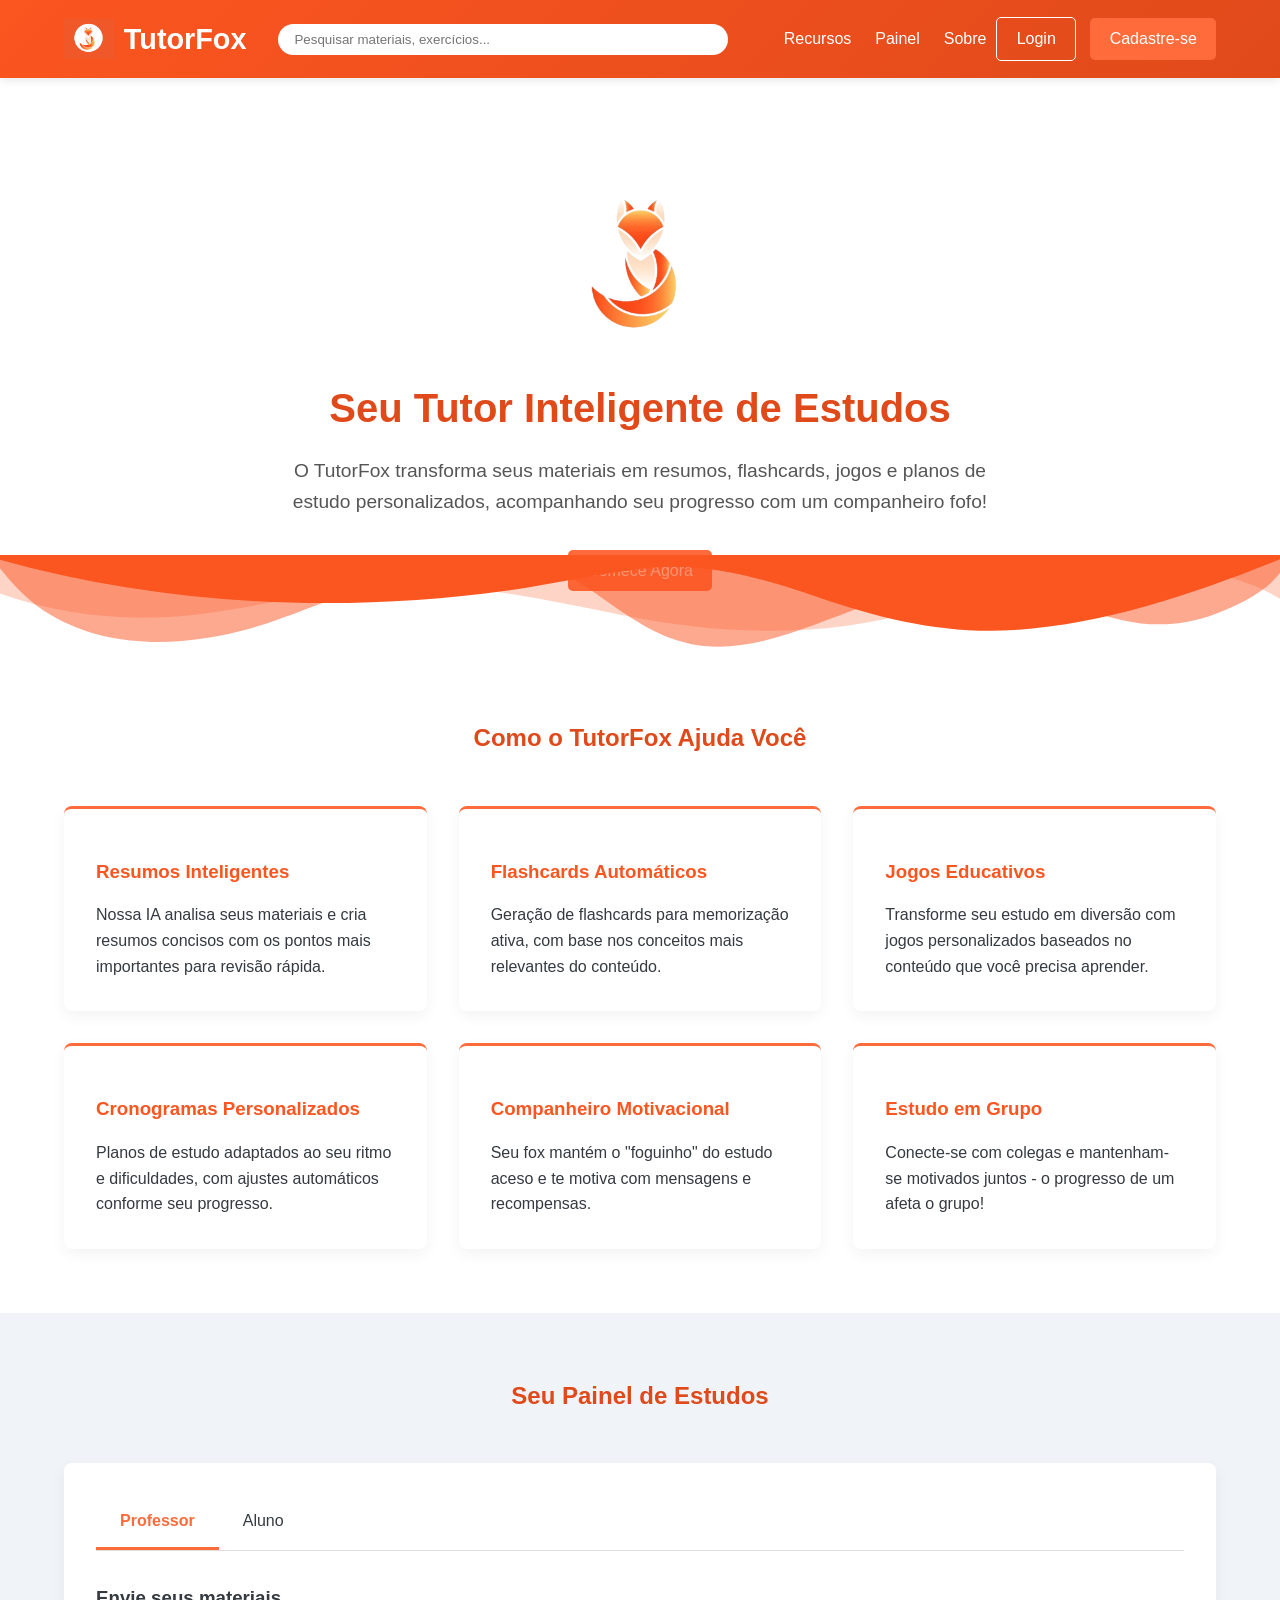
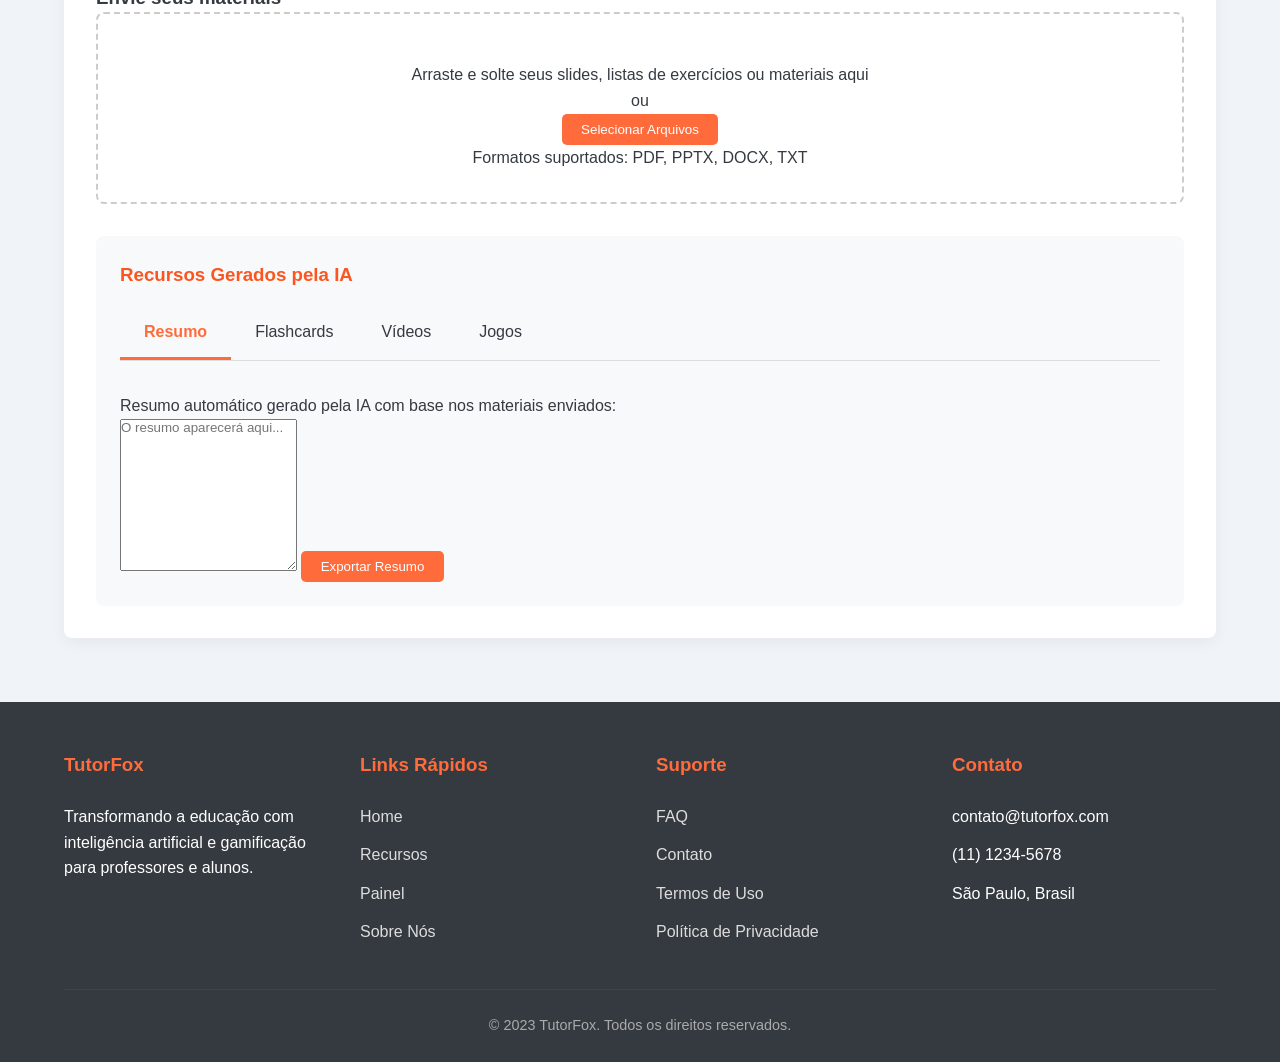
<file: index.html>
<!DOCTYPE html>
<html lang="pt-BR">
<head>
    <meta charset="UTF-8">
    <meta name="viewport" content="width=device-width, initial-scale=1.0">
    <title>TutorFox - Seu Tutor Inteligente</title>
    <link rel="stylesheet" href="style.css">

</head>
<body>
    <header>
        <div class="container header-content">
            <div class="logo">
                <img src="raposa.png" alt="TutorFox Logo">
                <span>TutorFox</span>
            </div>
            <div class="search-bar">
                <input type="text" placeholder="Pesquisar materiais, exercícios...">
                <button><i class="fas fa-search"></i></button>
            </div>
            <nav>
                <ul>
                    <li><a href="#features">Recursos</a></li>
                    <li><a href="#dashboard">Painel</a></li>
                    <li><a href="#about">Sobre</a></li>
                </ul>
            </nav>
            <div class="auth-buttons">
                <a href="Login.html" class="btn btn-outline">Login</a>
                <a href="register.html" class="btn btn-primary">Cadastre-se</a>
            </div>
        </div>
    </header>

    <section class="hero">
        <div class="container">
            <img src="teste.png" alt="Fox Mascot" class="fox-mascot">
            <h1>Seu Tutor Inteligente de Estudos</h1>
            <p>O TutorFox transforma seus materiais em resumos, flashcards, jogos e planos de estudo personalizados, acompanhando seu progresso com um companheiro fofo!</p>
            <a href="#dashboard" class="btn btn-primary">Comece Agora</a>
        </div>
    </section>

    <section id="features" class="features">
        <div class="container">
            <h2 class="section-title">Como o TutorFox Ajuda Você</h2>
            <div class="features-grid">
                <div class="feature-card">
                    <div class="feature-icon">
                        <i class="fas fa-book-open"></i>
                    </div>
                    <h3>Resumos Inteligentes</h3>
                    <p>Nossa IA analisa seus materiais e cria resumos concisos com os pontos mais importantes para revisão rápida.</p>
                </div>
                <div class="feature-card">
                    <div class="feature-icon">
                        <i class="fas fa-layer-group"></i>
                    </div>
                    <h3>Flashcards Automáticos</h3>
                    <p>Geração de flashcards para memorização ativa, com base nos conceitos mais relevantes do conteúdo.</p>
                </div>
                <div class="feature-card">
                    <div class="feature-icon">
                        <i class="fas fa-gamepad"></i>
                    </div>
                    <h3>Jogos Educativos</h3>
                    <p>Transforme seu estudo em diversão com jogos personalizados baseados no conteúdo que você precisa aprender.</p>
                </div>
                <div class="feature-card">
                    <div class="feature-icon">
                        <i class="fas fa-calendar-alt"></i>
                    </div>
                    <h3>Cronogramas Personalizados</h3>
                    <p>Planos de estudo adaptados ao seu ritmo e dificuldades, com ajustes automáticos conforme seu progresso.</p>
                </div>
                <div class="feature-card">
                    <div class="feature-icon">
                        <i class="fas fa-fire"></i>
                    </div>
                    <h3>Companheiro Motivacional</h3>
                    <p>Seu fox mantém o "foguinho" do estudo aceso e te motiva com mensagens e recompensas.</p>
                </div>
                <div class="feature-card">
                    <div class="feature-icon">
                        <i class="fas fa-users"></i>
                    </div>
                    <h3>Estudo em Grupo</h3>
                    <p>Conecte-se com colegas e mantenham-se motivados juntos - o progresso de um afeta o grupo!</p>
                </div>
            </div>
        </div>
    </section>

    <section id="dashboard" class="dashboard">
        <div class="container">
            <h2 class="section-title">Seu Painel de Estudos</h2>
            <div class="dashboard-container">
                <div class="tabs">
                    <div class="tab active" data-tab="professor">Professor</div>
                    <div class="tab" data-tab="aluno">Aluno</div>
                </div>
                
                <div id="professor" class="tab-content active">
                    <h3>Envie seus materiais</h3>
                    <div class="upload-area">
                        <div class="upload-icon">
                            <i class="fas fa-cloud-upload-alt"></i>
                        </div>
                        <p>Arraste e solte seus slides, listas de exercícios ou materiais aqui</p>
                        <p>ou</p>
                        <button class="btn btn-primary">Selecionar Arquivos</button>
                        <p>Formatos suportados: PDF, PPTX, DOCX, TXT</p>
                    </div>
                    
                    <div class="ai-output">
                        <h3>Recursos Gerados pela IA</h3>
                        <div class="tabs">
                            <div class="tab active" data-subtab="resumo">Resumo</div>
                            <div class="tab" data-subtab="flashcards">Flashcards</div>
                            <div class="tab" data-subtab="videos">Vídeos</div>
                            <div class="tab" data-subtab="jogos">Jogos</div>
                        </div>
                        
                        <div id="resumo" class="tab-content active">
                            <p>Resumo automático gerado pela IA com base nos materiais enviados:</p>
                            <textarea class="form-control" rows="10" placeholder="O resumo aparecerá aqui..."></textarea>
                            <button class="btn btn-primary" style="margin-top: 1rem;">Exportar Resumo</button>
                        </div>
                        
                        <div id="flashcards" class="tab-content">
                            <p>Flashcards gerados automaticamente para seus alunos:</p>
                            <div class="flashcards-container">
                                <!-- Flashcards serão gerados aqui -->
                            </div>
                            <button class="btn btn-primary" style="margin-top: 1rem;">Exportar Flashcards</button>
                        </div>
                        
                        <div id="videos" class="tab-content">
                            <p>Videoaulas recomendadas para complementar o conteúdo:</p>
                            <ul class="resources-list">
                                <li>
                                    <i class="fas fa-video"></i>
                                    <a href="#" class="resource-link" target="_blank">Introdução ao Conteúdo - Canal Educativo</a>
                                </li>
                                <li>
                                    <i class="fas fa-video"></i>
                                    <a href="#" class="resource-link" target="_blank">Exemplos Práticos - Aula Show</a>
                                </li>
                                <li>
                                    <i class="fas fa-video"></i>
                                    <a href="#" class="resource-link" target="_blank">Aprofundamento Teórico - Universidade X</a>
                                </li>
                            </ul>
                        </div>
                        
                        <div id="jogos" class="tab-content">
                            <p>Jogos educativos que podem ser usados em sala de aula:</p>
                            <div class="games-container">
                                <div class="game-card">
                                    <i class="fas fa-question-circle"></i>
                                    <h4>Quiz Rápido</h4>
                                    <p>Teste de perguntas e respostas sobre o conteúdo</p>
                                </div>
                                <div class="game-card">
                                    <i class="fas fa-puzzle-piece"></i>
                                    <h4>Quebra-Cabeça</h4>
                                    <p>Monte conceitos na ordem correta</p>
                                </div>
                                <div class="game-card">
                                    <i class="fas fa-chess"></i>
                                    <h4>Batalha de Conceitos</h4>
                                    <p>Jogo competitivo entre equipes</p>
                                </div>
                            </div>
                        </div>
                    </div>
                </div>
                
                <div id="aluno" class="tab-content">
                    <h3>Seu Progresso de Estudos</h3>
                    
                    <div class="fox-status">
                        <img src="[data-uri]" alt="Seu Fox">
                        <div>
                            <h4>Seu Companheiro Fox</h4>
                            <p><i class="fas fa-fire fire"></i> Foguinho do estudo: Forte (5/7 dias esta semana)</p>
                            <p>Nível: 3 - Fox Estudioso</p>
                            <p>Grupo: Turma Matemática 2023</p>
                        </div>
                    </div>
                    
                    <div class="study-plan">
                        <h3>Seu Cronograma Semanal</h3>
                        <div class="plan-week">
                            <h4>Semana 15 - Matemática Básica</h4>
                            <div class="plan-days">
                                <div class="day completed">S</div>
                                <div class="day completed">T</div>
                                <div class="day completed">Q</div>
                                <div class="day current">Q</div>
                                <div class="day">S</div>
                                <div class="day">S</div>
                                <div class="day">D</div>
                            </div>
                            <p>Tarefas para hoje:</p>
                            <ul class="resources-list">
                                <li>
                                    <i class="fas fa-book"></i>
                                    <a href="#" class="resource-link">Revisar flashcards de álgebra</a>
                                </li>
                                <li>
                                    <i class="fas fa-gamepad"></i>
                                    <a href="#" class="resource-link">Jogar o jogo de equações</a>
                                </li>
                                <li>
                                    <i class="fas fa-video"></i>
                                    <a href="#" class="resource-link">Assistir vídeo sobre funções</a>
                                </li>
                            </ul>
                        </div>
                    </div>
                    
                    <div class="ai-output">
                        <h3>Seus Recursos de Estudo</h3>
                        <div class="tabs">
                            <div class="tab active" data-subtab="meus-resumos">Resumos</div>
                            <div class="tab" data-subtab="meus-flashcards">Flashcards</div>
                            <div class="tab" data-subtab="exercicios">Exercícios</div>
                            <div class="tab" data-subtab="meus-jogos">Jogos</div>
                        </div>
                        
                        <div id="meus-resumos" class="tab-content active">
                            <p>Resumos gerados para seus materiais:</p>
                            <ul class="resources-list">
                                <li>
                                    <i class="fas fa-file-alt"></i>
                                    <a href="#" class="resource-link">Resumo - Álgebra Básica</a>
                                </li>
                                <li>
                                    <i class="fas fa-file-alt"></i>
                                    <a href="#" class="resource-link">Resumo - Geometria Plana</a>
                                </li>
                                <li>
                                    <i class="fas fa-file-alt"></i>
                                    <a href="#" class="resource-link">Resumo - Funções Matemáticas</a>
                                </li>
                            </ul>
                        </div>
                        
                        <div id="meus-flashcards" class="tab-content">
                            <p>Flashcards para revisão:</p>
                            <div class="flashcards-container">
                                <div class="flashcard">
                                    <h4>Equação do 1º Grau</h4>
                                    <p>ax + b = 0, onde a ≠ 0. Solução: x = -b/a</p>
                                </div>
                                <div class="flashcard">
                                    <h4>Teorema de Pitágoras</h4>
                                    <p>Em um triângulo retângulo: a² = b² + c²</p>
                                </div>
                                <div class="flashcard">
                                    <h4>Função Quadrática</h4>
                                    <p>f(x) = ax² + bx + c. Gráfico: parábola</p>
                                </div>
                            </div>
                            <button class="btn btn-primary" style="margin-top: 1rem;">Praticar Agora</button>
                        </div>
                        
                        <div id="exercicios" class="tab-content">
                            <p>Exercícios recomendados para você:</p>
                            <ul class="resources-list">
                                <li>
                                    <i class="fas fa-question-circle"></i>
                                    <a href="#" class="resource-link">Lista de Equações - Nível Básico</a>
                                </li>
                                <li>
                                    <i class="fas fa-question-circle"></i>
                                    <a href="#" class="resource-link">Problemas de Geometria - Nível Intermediário</a>
                                </li>
                                <li>
                                    <i class="fas fa-question-circle"></i>
                                    <a href="#" class="resource-link">Desafios de Funções - Nível Avançado</a>
                                </li>
                            </ul>
                        </div>
                        
                        <div id="meus-jogos" class="tab-content">
                            <p>Jogos para aprender de forma divertida:</p>
                            <div class="games-container">
                                <div class="game-card">
                                    <i class="fas fa-question-circle"></i>
                                    <h4>Quiz Matemático</h4>
                                    <p>Teste seus conhecimentos contra o tempo</p>
                                </div>
                                <div class="game-card">
                                    <i class="fas fa-puzzle-piece"></i>
                                    <h4>Montando Equações</h4>
                                    <p>Complete as equações corretamente</p>
                                </div>
                                <div class="game-card">
                                    <i class="fas fa-trophy"></i>
                                    <h4>Batalha Matemática</h4>
                                    <p>Desafie seus colegas de turma</p>
                                </div>
                            </div>
                        </div>
                    </div>
                </div>
            </div>
        </div>
    </section>

    <div class="fox-message">
        <img src="[data-uri]" alt="Fox">
        <span class="close">&times;</span>
        <p><strong>Olá, estudante!</strong></p>
        <p>Você já estudou hoje? Não deixe seu foguinho apagar!</p>
        <p>Que tal revisar os flashcards de álgebra agora?</p>
    </div>

    <footer>
        <div class="container">
            <div class="footer-content">
                <div class="footer-column">
                    <h3>TutorFox</h3>
                    <p>Transformando a educação com inteligência artificial e gamificação para professores e alunos.</p>
                </div>
                <div class="footer-column">
                    <h3>Links Rápidos</h3>
                    <ul>
                        <li><a href="#">Home</a></li>
                        <li><a href="#features">Recursos</a></li>
                        <li><a href="#dashboard">Painel</a></li>
                        <li><a href="#about">Sobre Nós</a></li>
                    </ul>
                </div>
                <div class="footer-column">
                    <h3>Suporte</h3>
                    <ul>
                        <li><a href="#">FAQ</a></li>
                        <li><a href="#">Contato</a></li>
                        <li><a href="#">Termos de Uso</a></li>
                        <li><a href="#">Política de Privacidade</a></li>
                    </ul>
                </div>
                <div class="footer-column">
                    <h3>Contato</h3>
                    <ul>
                        <li><i class="fas fa-envelope"></i> contato@tutorfox.com</li>
                        <li><i class="fas fa-phone"></i> (11) 1234-5678</li>
                        <li><i class="fas fa-map-marker-alt"></i> São Paulo, Brasil</li>
                    </ul>
                </div>
            </div>
            <div class="copyright">
                <p>&copy; 2023 TutorFox. Todos os direitos reservados.</p>
            </div>
        </div>
    </footer>

    <script>
        // Tab functionality
        document.querySelectorAll('[data-tab], [data-subtab]').forEach(tab => {
            tab.addEventListener('click', () => {
                const isMainTab = tab.hasAttribute('data-tab');
                const tabType = isMainTab ? 'tab' : 'subtab';
                const targetId = tab.getAttribute(`data-${tabType}`);
                const parent = tab.closest('.tabs').parentElement;
                
                // Remove active class from all tabs in this group
                tab.closest('.tabs').querySelectorAll('.tab').forEach(t => {
                    t.classList.remove('active');
                });
                
                // Add active class to clicked tab
                tab.classList.add('active');
                
                // Hide all tab contents in this group
                parent.querySelectorAll(`.${tabType}-content`).forEach(content => {
                    content.classList.remove('active');
                });
                
                // Show the target tab content
                document.getElementById(targetId).classList.add('active');
            });
        });
        
        // Simulate file upload
        const uploadArea = document.querySelector('.upload-area');
        if (uploadArea) {
            uploadArea.addEventListener('click', () => {
                // In a real app, this would trigger file selection
                console.log('File upload initiated');
                
                // Simulate AI processing
                setTimeout(() => {
                    alert('Materiais processados com sucesso! Os recursos da IA estão agora disponíveis.');
                    generateFlashcards();
                }, 2000);
            });
        }
        
        // Generate sample flashcards
        function generateFlashcards() {
            const flashcardsContainer = document.querySelector('#flashcards .flashcards-container');
            if (flashcardsContainer) {
                flashcardsContainer.innerHTML = '';
                
                const sampleFlashcards = [
                    { title: "Equação do 1º Grau", content: "Forma geral: ax + b = 0. Solução: x = -b/a" },
                    { title: "Teorema de Pitágoras", content: "Em um triângulo retângulo: a² = b² + c²" },
                    { title: "Área do Círculo", content: "A = πr², onde r é o raio do círculo" },
                    { title: "Função Quadrática", content: "f(x) = ax² + bx + c. Gráfico é uma parábola" },
                    { title: "Logaritmo", content: "logₐb = c ⇔ aᶜ = b" },
                    { title: "Progressão Aritmética", content: "Termo geral: aₙ = a₁ + (n-1)r" }
                ];
                
                sampleFlashcards.forEach(card => {
                    const flashcard = document.createElement('div');
                    flashcard.className = 'flashcard';
                    flashcard.innerHTML = `
                        <h4>${card.title}</h4>
                        <p>${card.content}</p>
                    `;
                    flashcardsContainer.appendChild(flashcard);
                });
            }
        }
        
        // Fox message functionality
        const foxMessage = document.querySelector('.fox-message');
        const closeMessage = document.querySelector('.fox-message .close');
        
        if (foxMessage && closeMessage) {
            // Show message after 5 seconds
            setTimeout(() => {
                foxMessage.classList.add('show');
            }, 5000);
            
            // Close message when X is clicked
            closeMessage.addEventListener('click', () => {
                foxMessage.classList.remove('show');
            });
            
            // Show random motivational messages every 2 minutes
            setInterval(() => {
                const messages = [
                    "Hora de dar uma olhada nos seus flashcards!",
                    "Você está indo bem! Que tal um jogo para relaxar?",
                    "Não esqueça de revisar o resumo de hoje!",
                    "Seu foguinho está forte! Continue assim!",
                    "Já fez os exercícios recomendados para hoje?"
                ];
                
                const randomMessage = messages[Math.floor(Math.random() * messages.length)];
                foxMessage.querySelector('p:last-child').textContent = randomMessage;
                foxMessage.classList.add('show');
                
                // Auto-hide after 10 seconds
                setTimeout(() => {
                    foxMessage.classList.remove('show');
                }, 10000);
            }, 120000);
        }
        
        // Study days functionality
        const days = document.querySelectorAll('.day');
        days.forEach(day => {
            day.addEventListener('click', () => {
                if (!day.classList.contains('current')) {
                    if (day.classList.contains('completed')) {
                        day.classList.remove('completed');
                        day.classList.add('missed');
                    } else if (day.classList.contains('missed')) {
                        day.classList.remove('missed');
                    } else {
                        day.classList.add('completed');
                    }
                    
                    // Update fox status
                    updateFoxStatus();
                }
            });
        });
        
        function updateFoxStatus() {
            const completedDays = document.querySelectorAll('.day.completed').length;
            const totalDays = document.querySelectorAll('.day:not(.current)').length;
            const fireElement = document.querySelector('.fox-status .fire');
            
            if (fireElement) {
                if (completedDays >= 5) {
                    fireElement.style.color = "var(--accent-color)";
                    fireElement.nextSibling.textContent = " Foguinho do estudo: Forte (" + completedDays + "/" + totalDays + " dias esta semana)";
                } else if (completedDays >= 3) {
                    fireElement.style.color = "var(--warning-color)";
                    fireElement.nextSibling.textContent = " Foguinho do estudo: Médio (" + completedDays + "/" + totalDays + " dias esta semana)";
                } else {
                    fireElement.style.color = "var(--danger-color)";
                    fireElement.nextSibling.textContent = " Foguinho do estudo: Fraco (" + completedDays + "/" + totalDays + " dias esta semana)";
                }
            }
        }
        
        // Initialize
        generateFlashcards();
        updateFoxStatus();
    </script>
</body>
</html>
</file>
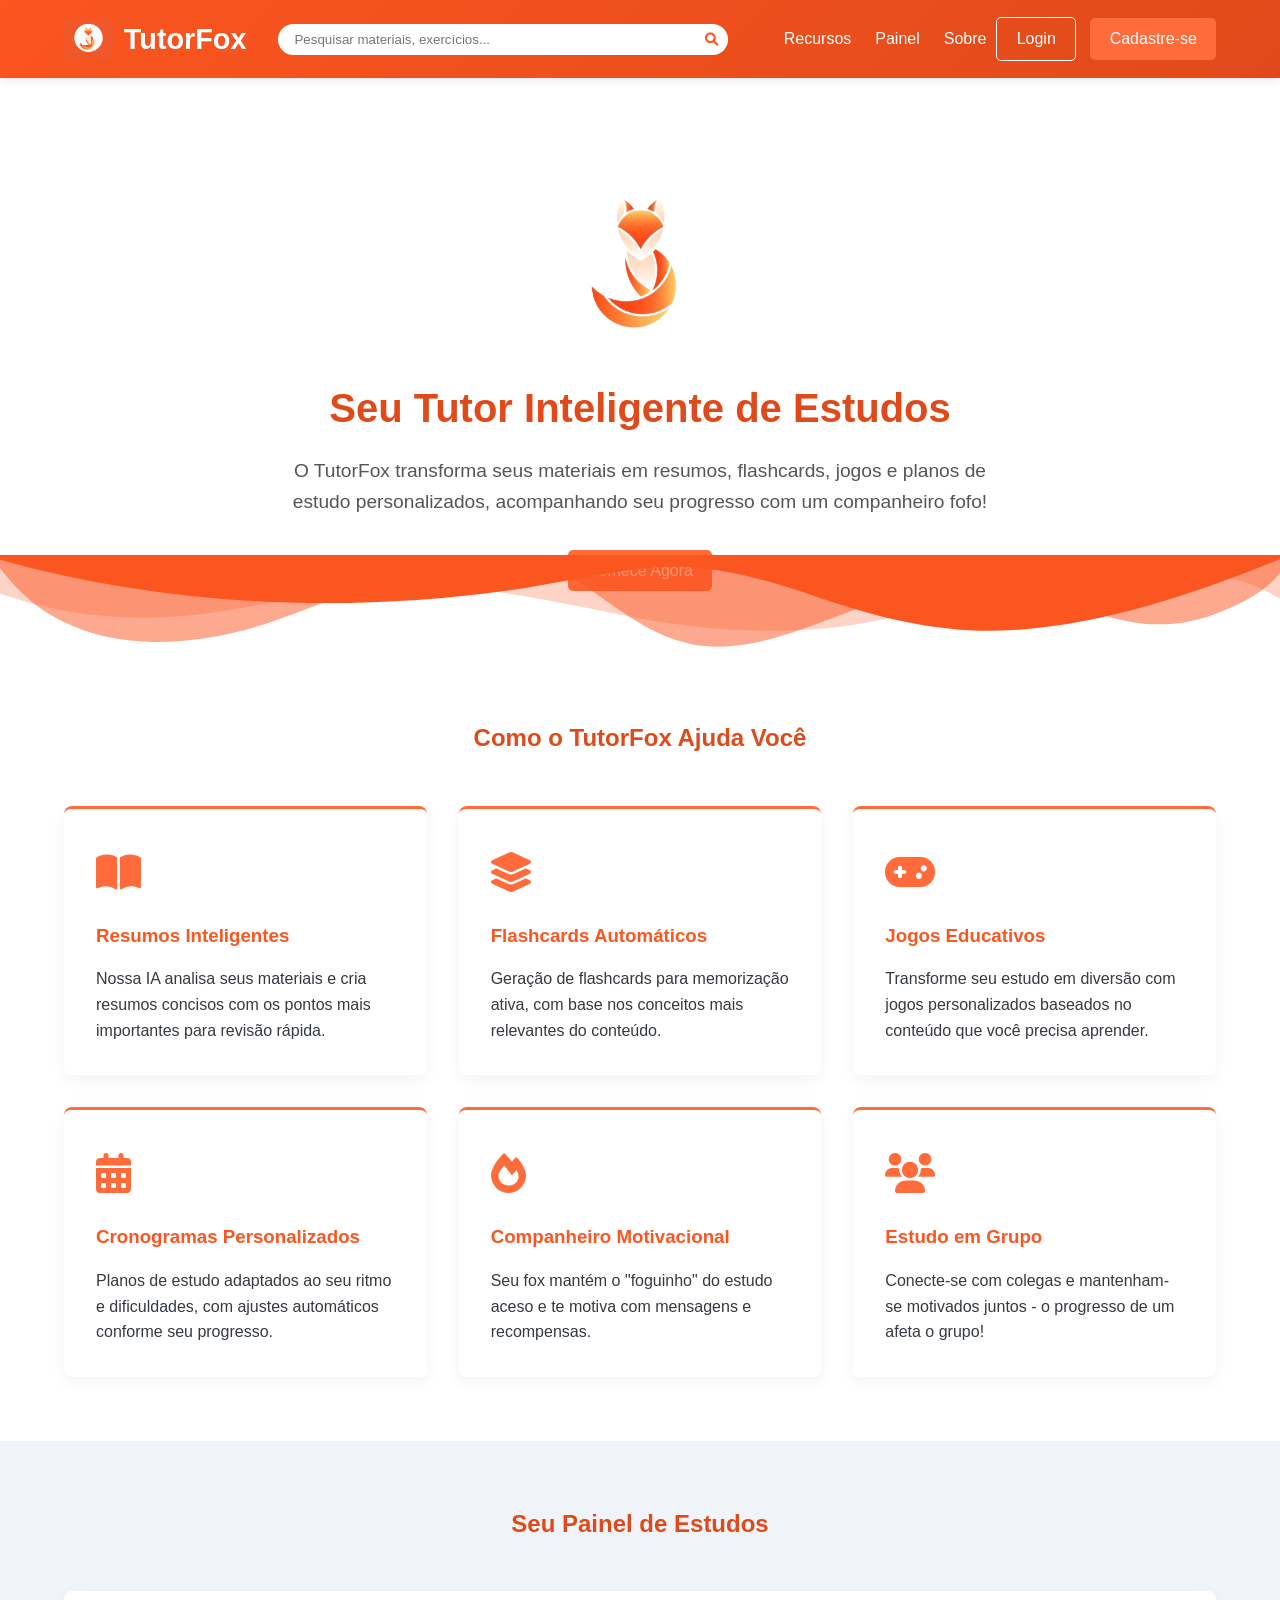
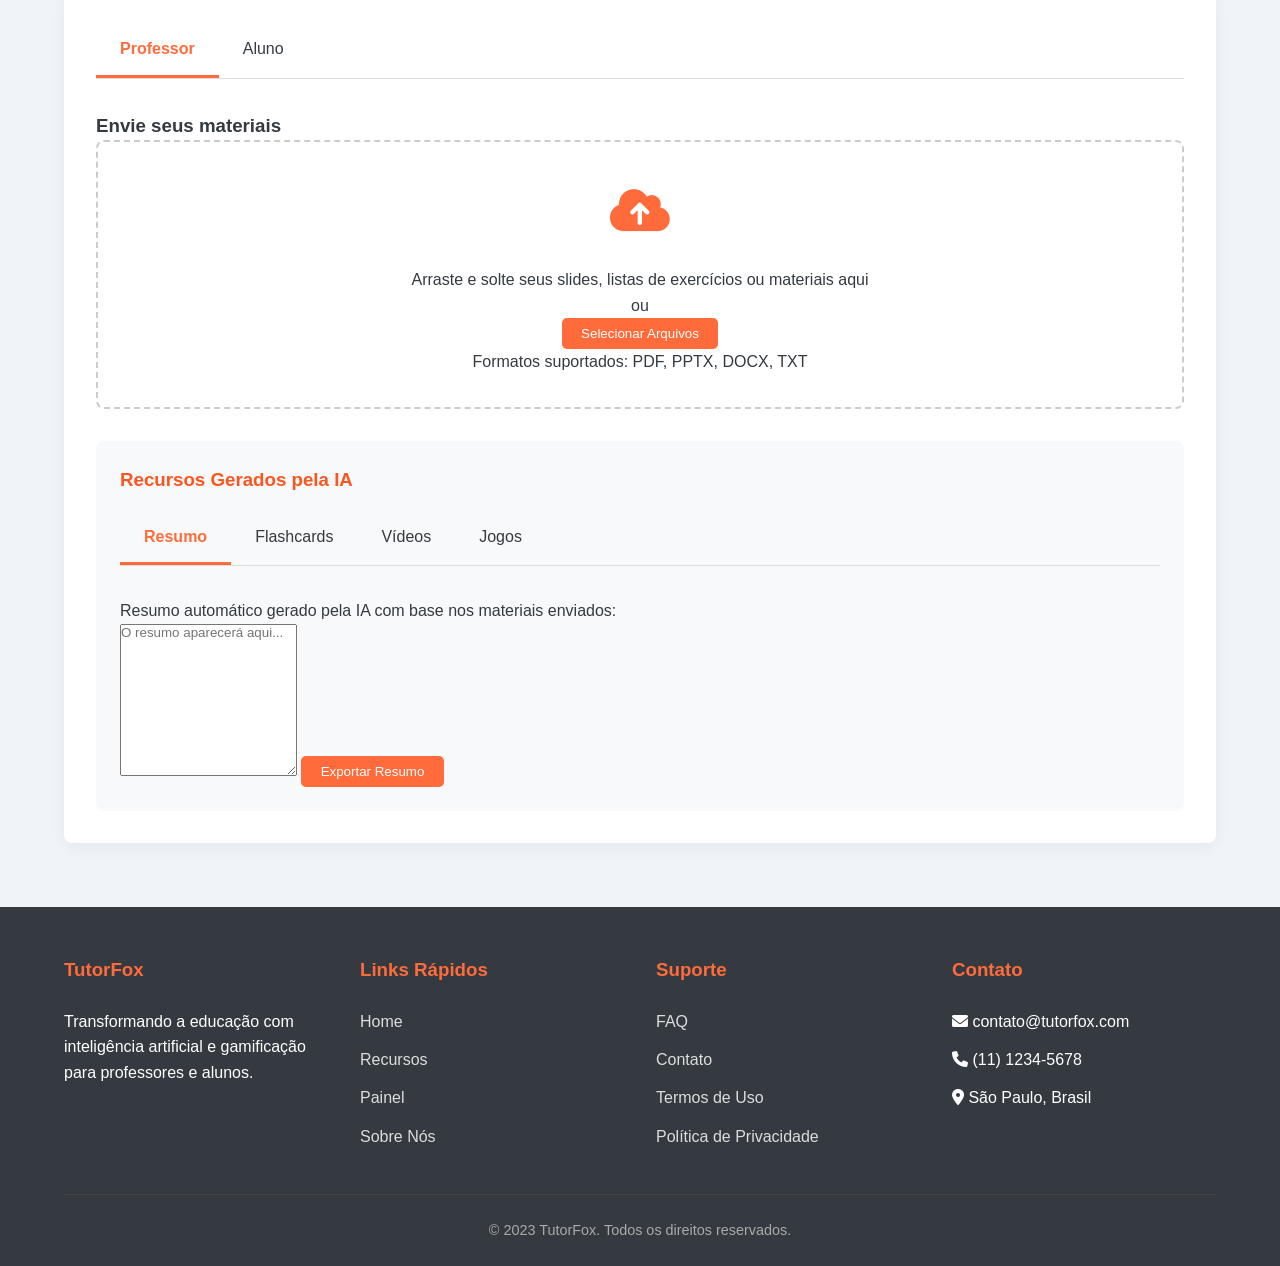
<file: fox.html>
<!DOCTYPE html>
<html lang="pt-BR">
<head>
    <meta charset="UTF-8">
    <meta name="viewport" content="width=device-width, initial-scale=1.0">
    <title>TutorFox - Seu Tutor Inteligente</title>
    <style>
        :root {
            --primary-color: #fb5520;
            --secondary-color: #e04a1a;
            --accent-color: #ff6b3b;
            --light-color: #f8f9fa;
            --dark-color: #343a40;
            --success-color: #28a745;
            --warning-color: #ffc107;
            --danger-color: #dc3545;
        }
        
        * {
            margin: 0;
            padding: 0;
            box-sizing: border-box;
            font-family: 'Segoe UI', Tahoma, Geneva, Verdana, sans-serif;
        }
        
        body {
            background-color: #f5f5f5;
            color: var(--dark-color);
            line-height: 1.6;
        }
        
        header {
            background: linear-gradient(135deg, var(--primary-color), var(--secondary-color));
            color: white;
            padding: 1rem 0;
            box-shadow: 0 2px 10px rgba(0, 0, 0, 0.1);
            position: sticky;
            top: 0;
            z-index: 100;
        }
        
        .container {
            width: 90%;
            max-width: 1200px;
            margin: 0 auto;
        }
        
        .header-content {
            display: flex;
            justify-content: space-between;
            align-items: center;
        }
        
        .logo {
            font-size: 1.8rem;
            font-weight: bold;
            display: flex;
            align-items: center;
        }
        
        .logo img {
            height: 40px;
            margin-right: 10px;
        }
        
        .search-bar {
            flex-grow: 1;
            margin: 0 2rem;
            position: relative;
        }
        
        .search-bar input {
            width: 100%;
            padding: 0.5rem 1rem;
            border-radius: 20px;
            border: none;
            outline: none;
        }
        
        .search-bar button {
            position: absolute;
            right: 10px;
            top: 50%;
            transform: translateY(-50%);
            background: none;
            border: none;
            color: var(--primary-color);
            cursor: pointer;
        }
        
        nav ul {
            display: flex;
            list-style: none;
        }
        
        nav ul li {
            margin-left: 1.5rem;
        }
        
        nav ul li a {
            color: white;
            text-decoration: none;
            font-weight: 500;
            transition: color 0.3s;
        }
        
        nav ul li a:hover {
            color: #ffddcc;
        }
        
        .auth-buttons .btn {
            margin-left: 10px;
        }
        
        .btn {
            display: inline-block;
            padding: 0.5rem 1.2rem;
            border-radius: 5px;
            text-decoration: none;
            font-weight: 500;
            transition: all 0.3s;
            border: none;
            cursor: pointer;
        }
        
        .btn-primary {
            background-color: var(--accent-color);
            color: white;
        }
        
        .btn-primary:hover {
            background-color: var(--secondary-color);
            transform: translateY(-2px);
        }
        
        .btn-outline {
            background-color: transparent;
            border: 1px solid white;
            color: white;
        }
        
        .btn-outline:hover {
            background-color: rgba(255, 255, 255, 0.1);
        }
        
        .hero {
            padding: 4rem 0;
            text-align: center;
            background-color: white;
            position: relative;
            overflow: hidden;
        }
        
        .hero::before {
            content: "";
            position: absolute;
            bottom: 0;
            left: 0;
            width: 100%;
            height: 100px;
            background: url('data:image/svg+xml;utf8,<svg viewBox="0 0 1200 120" xmlns="http://www.w3.org/2000/svg" preserveAspectRatio="none"><path d="M0,0V46.29c47.79,22.2,103.59,32.17,158,28,70.36-5.37,136.33-33.31,206.8-37.5C438.64,32.43,512.34,53.67,583,72.05c69.27,18,138.3,24.88,209.4,13.08,36.15-6,69.85-17.84,104.45-29.34C989.49,25,1113-14.29,1200,52.47V0Z" fill="%23fb5520" opacity=".25"/><path d="M0,0V15.81C13,36.92,27.64,56.86,47.69,72.05,99.41,111.27,165,111,224.58,91.58c31.15-10.15,60.09-26.07,89.67-39.8,40.92-19,84.73-46,130.83-49.67,36.26-2.85,70.9,9.42,98.6,31.56,31.77,25.39,62.32,62,103.63,73,40.44,10.79,81.35-6.69,119.13-24.28s75.16-39,116.92-43.05c59.73-5.85,113.28,22.88,168.9,38.84,30.2,8.66,59,6.17,87.09-7.5,22.43-10.89,48-26.93,60.65-49.24V0Z" fill="%23fb5520" opacity=".5"/><path d="M0,0V5.63C149.93,59,314.09,71.32,475.83,42.57c43-7.64,84.23-20.12,127.61-26.46,59-8.63,112.48,12.24,165.56,35.4C827.93,77.22,886,95.24,951.2,90c86.53-7,172.46-45.71,248.8-84.81V0Z" fill="%23fb5520"/></svg>') repeat-x;
            background-size: cover;
        }
        
        .hero h1 {
            font-size: 2.5rem;
            margin-bottom: 1rem;
            color: var(--secondary-color);
        }
        
        .hero p {
            font-size: 1.2rem;
            max-width: 700px;
            margin: 0 auto 2rem;
            color: #555;
        }
        
        .fox-mascot {
            width: 150px;
            margin: 1rem auto;
            animation: float 3s ease-in-out infinite;
        }
        
        @keyframes float {
            0%, 100% { transform: translateY(0); }
            50% { transform: translateY(-10px); }
        }
        
        .features {
            padding: 4rem 0;
            background-color: #fff;
        }
        
        .section-title {
            text-align: center;
            margin-bottom: 3rem;
            color: var(--secondary-color);
        }
        
        .features-grid {
            display: grid;
            grid-template-columns: repeat(auto-fit, minmax(300px, 1fr));
            gap: 2rem;
        }
        
        .feature-card {
            background-color: white;
            border-radius: 8px;
            padding: 2rem;
            box-shadow: 0 5px 15px rgba(0, 0, 0, 0.05);
            transition: transform 0.3s, box-shadow 0.3s;
            border-top: 3px solid var(--accent-color);
        }
        
        .feature-card:hover {
            transform: translateY(-5px);
            box-shadow: 0 10px 25px rgba(0, 0, 0, 0.1);
        }
        
        .feature-icon {
            font-size: 2.5rem;
            color: var(--accent-color);
            margin-bottom: 1rem;
        }
        
        .feature-card h3 {
            margin-bottom: 1rem;
            color: var(--primary-color);
        }
        
        .dashboard {
            padding: 4rem 0;
            background-color: #f0f4f8;
        }
        
        .dashboard-container {
            background-color: white;
            border-radius: 8px;
            padding: 2rem;
            box-shadow: 0 5px 15px rgba(0, 0, 0, 0.05);
        }
        
        .tabs {
            display: flex;
            border-bottom: 1px solid #ddd;
            margin-bottom: 2rem;
        }
        
        .tab {
            padding: 0.8rem 1.5rem;
            cursor: pointer;
            border-bottom: 3px solid transparent;
            transition: all 0.3s;
        }
        
        .tab.active {
            border-bottom: 3px solid var(--accent-color);
            color: var(--accent-color);
            font-weight: 600;
        }
        
        .tab-content {
            display: none;
        }
        
        .tab-content.active {
            display: block;
        }
        
        .upload-area {
            border: 2px dashed #ccc;
            border-radius: 8px;
            padding: 2rem;
            text-align: center;
            margin-bottom: 2rem;
            cursor: pointer;
            transition: all 0.3s;
        }
        
        .upload-area:hover {
            border-color: var(--accent-color);
            background-color: rgba(251, 85, 32, 0.05);
        }
        
        .upload-icon {
            font-size: 3rem;
            color: var(--accent-color);
            margin-bottom: 1rem;
        }
        
        .ai-output {
            background-color: #f8f9fa;
            border-radius: 8px;
            padding: 1.5rem;
            margin-top: 2rem;
        }
        
        .ai-output h3 {
            margin-bottom: 1rem;
            color: var(--primary-color);
        }
        
        .resources-list {
            list-style: none;
        }
        
        .resources-list li {
            padding: 0.8rem 0;
            border-bottom: 1px solid #eee;
            display: flex;
            align-items: center;
        }
        
        .resources-list li i {
            margin-right: 10px;
            color: var(--accent-color);
        }
        
        .resources-list li:last-child {
            border-bottom: none;
        }
        
        .resource-link {
            color: var(--secondary-color);
            text-decoration: none;
            transition: color 0.3s;
        }
        
        .resource-link:hover {
            color: var(--accent-color);
            text-decoration: underline;
        }
        
        .flashcards-container {
            display: grid;
            grid-template-columns: repeat(auto-fill, minmax(250px, 1fr));
            gap: 1.5rem;
            margin-top: 1.5rem;
        }
        
        .flashcard {
            background-color: white;
            border-radius: 8px;
            padding: 1.5rem;
            box-shadow: 0 3px 10px rgba(0, 0, 0, 0.1);
            border-left: 4px solid var(--accent-color);
            transition: transform 0.3s;
            cursor: pointer;
        }
        
        .flashcard:hover {
            transform: scale(1.03);
        }
        
        .flashcard h4 {
            margin-bottom: 0.5rem;
            color: var(--secondary-color);
        }
        
        .study-plan {
            margin-top: 2rem;
        }
        
        .plan-week {
            background-color: white;
            border-radius: 8px;
            padding: 1.5rem;
            margin-bottom: 1rem;
            box-shadow: 0 3px 10px rgba(0, 0, 0, 0.1);
        }
        
        .plan-week h4 {
            color: var(--primary-color);
            margin-bottom: 1rem;
        }
        
        .plan-days {
            display: flex;
            gap: 0.5rem;
            margin-bottom: 1rem;
        }
        
        .day {
            width: 40px;
            height: 40px;
            border-radius: 50%;
            display: flex;
            align-items: center;
            justify-content: center;
            background-color: var(--light-color);
            font-weight: bold;
            cursor: pointer;
        }
        
        .day.completed {
            background-color: var(--success-color);
            color: white;
        }
        
        .day.missed {
            background-color: var(--danger-color);
            color: white;
        }
        
        .day.current {
            border: 2px solid var(--accent-color);
        }
        
        .fox-status {
            display: flex;
            align-items: center;
            margin-top: 2rem;
            padding: 1rem;
            background-color: #fff8f6;
            border-radius: 8px;
            border-left: 4px solid var(--accent-color);
        }
        
        .fox-status img {
            width: 80px;
            margin-right: 1rem;
        }
        
        .fox-status .fire {
            color: var(--accent-color);
            font-size: 1.5rem;
            margin-right: 5px;
        }
        
        .fox-message {
            position: fixed;
            bottom: 20px;
            right: 20px;
            background-color: white;
            border-radius: 10px;
            padding: 1rem;
            box-shadow: 0 5px 15px rgba(0, 0, 0, 0.1);
            max-width: 300px;
            transform: translateY(100px);
            opacity: 0;
            transition: all 0.3s;
            z-index: 1000;
            border-left: 4px solid var(--accent-color);
        }
        
        .fox-message.show {
            transform: translateY(0);
            opacity: 1;
        }
        
        .fox-message img {
            width: 50px;
            float: left;
            margin-right: 10px;
        }
        
        .fox-message p {
            margin-bottom: 0.5rem;
        }
        
        .fox-message .close {
            float: right;
            cursor: pointer;
            color: #999;
        }
        
        .games-container {
            display: grid;
            grid-template-columns: repeat(auto-fill, minmax(200px, 1fr));
            gap: 1.5rem;
            margin-top: 1.5rem;
        }
        
        .game-card {
            background-color: white;
            border-radius: 8px;
            padding: 1.5rem;
            box-shadow: 0 3px 10px rgba(0, 0, 0, 0.1);
            text-align: center;
            transition: transform 0.3s;
            cursor: pointer;
        }
        
        .game-card:hover {
            transform: translateY(-5px);
        }
        
        .game-card i {
            font-size: 2rem;
            color: var(--accent-color);
            margin-bottom: 1rem;
        }
        
        footer {
            background-color: var(--dark-color);
            color: white;
            padding: 3rem 0 1.5rem;
        }
        
        .footer-content {
            display: grid;
            grid-template-columns: repeat(auto-fit, minmax(200px, 1fr));
            gap: 2rem;
            margin-bottom: 2rem;
        }
        
        .footer-column h3 {
            margin-bottom: 1.5rem;
            color: var(--accent-color);
        }
        
        .footer-column ul {
            list-style: none;
        }
        
        .footer-column ul li {
            margin-bottom: 0.8rem;
        }
        
        .footer-column ul li a {
            color: #ddd;
            text-decoration: none;
            transition: color 0.3s;
        }
        
        .footer-column ul li a:hover {
            color: var(--accent-color);
        }
        
        .copyright {
            text-align: center;
            padding-top: 1.5rem;
            border-top: 1px solid #444;
            color: #aaa;
            font-size: 0.9rem;
        }
        
        @media (max-width: 768px) {
            .header-content {
                flex-direction: column;
                text-align: center;
            }
            
            .search-bar {
                margin: 1rem 0;
                width: 100%;
            }
            
            nav ul {
                margin-top: 1rem;
                justify-content: center;
            }
            
            .auth-buttons {
                margin-top: 1rem;
            }
            
            .hero h1 {
                font-size: 2rem;
            }
            
            .hero p {
                font-size: 1rem;
            }
            
            .tabs {
                flex-wrap: wrap;
            }
            
            .tab {
                flex: 1 0 auto;
                text-align: center;
            }
            
            .plan-days {
                flex-wrap: wrap;
            }
        }
    </style>
    <link rel="stylesheet" href="https://cdnjs.cloudflare.com/ajax/libs/font-awesome/6.0.0-beta3/css/all.min.css">
</head>
<body>
    <header>
        <div class="container header-content">
            <div class="logo">
                <img src="raposa.png" alt="TutorFox Logo">
                <span>TutorFox</span>
            </div>
            <div class="search-bar">
                <input type="text" placeholder="Pesquisar materiais, exercícios...">
                <button><i class="fas fa-search"></i></button>
            </div>
            <nav>
                <ul>
                    <li><a href="#features">Recursos</a></li>
                    <li><a href="#dashboard">Painel</a></li>
                    <li><a href="#about">Sobre</a></li>
                </ul>
            </nav>
            <div class="auth-buttons">
                <a href="#" class="btn btn-outline">Login</a>
                <a href="#" class="btn btn-primary">Cadastre-se</a>
            </div>
        </div>
    </header>

    <section class="hero">
        <div class="container">
            <!--<img src="teste.png" alt="Fox Mascot" class="fox-mascot">-->
           <img src="teste.png" alt="Fox Mascot" class="fox-mascot">
            <h1>Seu Tutor Inteligente de Estudos</h1>
            <p>O TutorFox transforma seus materiais em resumos, flashcards, jogos e planos de estudo personalizados, acompanhando seu progresso com um companheiro fofo!</p>
            <a href="#dashboard" class="btn btn-primary">Comece Agora</a>
        </div>
    </section>

    <section id="features" class="features">
        <div class="container">
            <h2 class="section-title">Como o TutorFox Ajuda Você</h2>
            <div class="features-grid">
                <div class="feature-card">
                    <div class="feature-icon">
                        <i class="fas fa-book-open"></i>
                    </div>
                    <h3>Resumos Inteligentes</h3>
                    <p>Nossa IA analisa seus materiais e cria resumos concisos com os pontos mais importantes para revisão rápida.</p>
                </div>
                <div class="feature-card">
                    <div class="feature-icon">
                        <i class="fas fa-layer-group"></i>
                    </div>
                    <h3>Flashcards Automáticos</h3>
                    <p>Geração de flashcards para memorização ativa, com base nos conceitos mais relevantes do conteúdo.</p>
                </div>
                <div class="feature-card">
                    <div class="feature-icon">
                        <i class="fas fa-gamepad"></i>
                    </div>
                    <h3>Jogos Educativos</h3>
                    <p>Transforme seu estudo em diversão com jogos personalizados baseados no conteúdo que você precisa aprender.</p>
                </div>
                <div class="feature-card">
                    <div class="feature-icon">
                        <i class="fas fa-calendar-alt"></i>
                    </div>
                    <h3>Cronogramas Personalizados</h3>
                    <p>Planos de estudo adaptados ao seu ritmo e dificuldades, com ajustes automáticos conforme seu progresso.</p>
                </div>
                <div class="feature-card">
                    <div class="feature-icon">
                        <i class="fas fa-fire"></i>
                    </div>
                    <h3>Companheiro Motivacional</h3>
                    <p>Seu fox mantém o "foguinho" do estudo aceso e te motiva com mensagens e recompensas.</p>
                </div>
                <div class="feature-card">
                    <div class="feature-icon">
                        <i class="fas fa-users"></i>
                    </div>
                    <h3>Estudo em Grupo</h3>
                    <p>Conecte-se com colegas e mantenham-se motivados juntos - o progresso de um afeta o grupo!</p>
                </div>
            </div>
        </div>
    </section>

    <section id="dashboard" class="dashboard">
        <div class="container">
            <h2 class="section-title">Seu Painel de Estudos</h2>
            <div class="dashboard-container">
                <div class="tabs">
                    <div class="tab active" data-tab="professor">Professor</div>
                    <div class="tab" data-tab="aluno">Aluno</div>
                </div>
                
                <div id="professor" class="tab-content active">
                    <h3>Envie seus materiais</h3>
                    <div class="upload-area">
                        <div class="upload-icon">
                            <i class="fas fa-cloud-upload-alt"></i>
                        </div>
                        <p>Arraste e solte seus slides, listas de exercícios ou materiais aqui</p>
                        <p>ou</p>
                        <button class="btn btn-primary">Selecionar Arquivos</button>
                        <p>Formatos suportados: PDF, PPTX, DOCX, TXT</p>
                    </div>
                    
                    <div class="ai-output">
                        <h3>Recursos Gerados pela IA</h3>
                        <div class="tabs">
                            <div class="tab active" data-subtab="resumo">Resumo</div>
                            <div class="tab" data-subtab="flashcards">Flashcards</div>
                            <div class="tab" data-subtab="videos">Vídeos</div>
                            <div class="tab" data-subtab="jogos">Jogos</div>
                        </div>
                        
                        <div id="resumo" class="tab-content active">
                            <p>Resumo automático gerado pela IA com base nos materiais enviados:</p>
                            <textarea class="form-control" rows="10" placeholder="O resumo aparecerá aqui..."></textarea>
                            <button class="btn btn-primary" style="margin-top: 1rem;">Exportar Resumo</button>
                        </div>
                        
                        <div id="flashcards" class="tab-content">
                            <p>Flashcards gerados automaticamente para seus alunos:</p>
                            <div class="flashcards-container">
                                <!-- Flashcards serão gerados aqui -->
                            </div>
                            <button class="btn btn-primary" style="margin-top: 1rem;">Exportar Flashcards</button>
                        </div>
                        
                        <div id="videos" class="tab-content">
                            <p>Videoaulas recomendadas para complementar o conteúdo:</p>
                            <ul class="resources-list">
                                <li>
                                    <i class="fas fa-video"></i>
                                    <a href="#" class="resource-link" target="_blank">Introdução ao Conteúdo - Canal Educativo</a>
                                </li>
                                <li>
                                    <i class="fas fa-video"></i>
                                    <a href="#" class="resource-link" target="_blank">Exemplos Práticos - Aula Show</a>
                                </li>
                                <li>
                                    <i class="fas fa-video"></i>
                                    <a href="#" class="resource-link" target="_blank">Aprofundamento Teórico - Universidade X</a>
                                </li>
                            </ul>
                        </div>
                        
                        <div id="jogos" class="tab-content">
                            <p>Jogos educativos que podem ser usados em sala de aula:</p>
                            <div class="games-container">
                                <div class="game-card">
                                    <i class="fas fa-question-circle"></i>
                                    <h4>Quiz Rápido</h4>
                                    <p>Teste de perguntas e respostas sobre o conteúdo</p>
                                </div>
                                <div class="game-card">
                                    <i class="fas fa-puzzle-piece"></i>
                                    <h4>Quebra-Cabeça</h4>
                                    <p>Monte conceitos na ordem correta</p>
                                </div>
                                <div class="game-card">
                                    <i class="fas fa-chess"></i>
                                    <h4>Batalha de Conceitos</h4>
                                    <p>Jogo competitivo entre equipes</p>
                                </div>
                            </div>
                        </div>
                    </div>
                </div>
                
                <div id="aluno" class="tab-content">
                    <h3>Seu Progresso de Estudos</h3>
                    
                    <div class="fox-status">
                        <img src="[data-uri]" alt="Seu Fox">
                        <div>
                            <h4>Seu Companheiro Fox</h4>
                            <p><i class="fas fa-fire fire"></i> Foguinho do estudo: Forte (5/7 dias esta semana)</p>
                            <p>Nível: 3 - Fox Estudioso</p>
                            <p>Grupo: Turma Matemática 2023</p>
                        </div>
                    </div>
                    
                    <div class="study-plan">
                        <h3>Seu Cronograma Semanal</h3>
                        <div class="plan-week">
                            <h4>Semana 15 - Matemática Básica</h4>
                            <div class="plan-days">
                                <div class="day completed">S</div>
                                <div class="day completed">T</div>
                                <div class="day completed">Q</div>
                                <div class="day current">Q</div>
                                <div class="day">S</div>
                                <div class="day">S</div>
                                <div class="day">D</div>
                            </div>
                            <p>Tarefas para hoje:</p>
                            <ul class="resources-list">
                                <li>
                                    <i class="fas fa-book"></i>
                                    <a href="#" class="resource-link">Revisar flashcards de álgebra</a>
                                </li>
                                <li>
                                    <i class="fas fa-gamepad"></i>
                                    <a href="#" class="resource-link">Jogar o jogo de equações</a>
                                </li>
                                <li>
                                    <i class="fas fa-video"></i>
                                    <a href="#" class="resource-link">Assistir vídeo sobre funções</a>
                                </li>
                            </ul>
                        </div>
                    </div>
                    
                    <div class="ai-output">
                        <h3>Seus Recursos de Estudo</h3>
                        <div class="tabs">
                            <div class="tab active" data-subtab="meus-resumos">Resumos</div>
                            <div class="tab" data-subtab="meus-flashcards">Flashcards</div>
                            <div class="tab" data-subtab="exercicios">Exercícios</div>
                            <div class="tab" data-subtab="meus-jogos">Jogos</div>
                        </div>
                        
                        <div id="meus-resumos" class="tab-content active">
                            <p>Resumos gerados para seus materiais:</p>
                            <ul class="resources-list">
                                <li>
                                    <i class="fas fa-file-alt"></i>
                                    <a href="#" class="resource-link">Resumo - Álgebra Básica</a>
                                </li>
                                <li>
                                    <i class="fas fa-file-alt"></i>
                                    <a href="#" class="resource-link">Resumo - Geometria Plana</a>
                                </li>
                                <li>
                                    <i class="fas fa-file-alt"></i>
                                    <a href="#" class="resource-link">Resumo - Funções Matemáticas</a>
                                </li>
                            </ul>
                        </div>
                        
                        <div id="meus-flashcards" class="tab-content">
                            <p>Flashcards para revisão:</p>
                            <div class="flashcards-container">
                                <div class="flashcard">
                                    <h4>Equação do 1º Grau</h4>
                                    <p>ax + b = 0, onde a ≠ 0. Solução: x = -b/a</p>
                                </div>
                                <div class="flashcard">
                                    <h4>Teorema de Pitágoras</h4>
                                    <p>Em um triângulo retângulo: a² = b² + c²</p>
                                </div>
                                <div class="flashcard">
                                    <h4>Função Quadrática</h4>
                                    <p>f(x) = ax² + bx + c. Gráfico: parábola</p>
                                </div>
                            </div>
                            <button class="btn btn-primary" style="margin-top: 1rem;">Praticar Agora</button>
                        </div>
                        
                        <div id="exercicios" class="tab-content">
                            <p>Exercícios recomendados para você:</p>
                            <ul class="resources-list">
                                <li>
                                    <i class="fas fa-question-circle"></i>
                                    <a href="#" class="resource-link">Lista de Equações - Nível Básico</a>
                                </li>
                                <li>
                                    <i class="fas fa-question-circle"></i>
                                    <a href="#" class="resource-link">Problemas de Geometria - Nível Intermediário</a>
                                </li>
                                <li>
                                    <i class="fas fa-question-circle"></i>
                                    <a href="#" class="resource-link">Desafios de Funções - Nível Avançado</a>
                                </li>
                            </ul>
                        </div>
                        
                        <div id="meus-jogos" class="tab-content">
                            <p>Jogos para aprender de forma divertida:</p>
                            <div class="games-container">
                                <div class="game-card">
                                    <i class="fas fa-question-circle"></i>
                                    <h4>Quiz Matemático</h4>
                                    <p>Teste seus conhecimentos contra o tempo</p>
                                </div>
                                <div class="game-card">
                                    <i class="fas fa-puzzle-piece"></i>
                                    <h4>Montando Equações</h4>
                                    <p>Complete as equações corretamente</p>
                                </div>
                                <div class="game-card">
                                    <i class="fas fa-trophy"></i>
                                    <h4>Batalha Matemática</h4>
                                    <p>Desafie seus colegas de turma</p>
                                </div>
                            </div>
                        </div>
                    </div>
                </div>
            </div>
        </div>
    </section>

    <div class="fox-message">
        <img src="[data-uri]" alt="Fox">
        <span class="close">&times;</span>
        <p><strong>Olá, estudante!</strong></p>
        <p>Você já estudou hoje? Não deixe seu foguinho apagar!</p>
        <p>Que tal revisar os flashcards de álgebra agora?</p>
    </div>

    <footer>
        <div class="container">
            <div class="footer-content">
                <div class="footer-column">
                    <h3>TutorFox</h3>
                    <p>Transformando a educação com inteligência artificial e gamificação para professores e alunos.</p>
                </div>
                <div class="footer-column">
                    <h3>Links Rápidos</h3>
                    <ul>
                        <li><a href="#">Home</a></li>
                        <li><a href="#features">Recursos</a></li>
                        <li><a href="#dashboard">Painel</a></li>
                        <li><a href="#about">Sobre Nós</a></li>
                    </ul>
                </div>
                <div class="footer-column">
                    <h3>Suporte</h3>
                    <ul>
                        <li><a href="#">FAQ</a></li>
                        <li><a href="#">Contato</a></li>
                        <li><a href="#">Termos de Uso</a></li>
                        <li><a href="#">Política de Privacidade</a></li>
                    </ul>
                </div>
                <div class="footer-column">
                    <h3>Contato</h3>
                    <ul>
                        <li><i class="fas fa-envelope"></i> contato@tutorfox.com</li>
                        <li><i class="fas fa-phone"></i> (11) 1234-5678</li>
                        <li><i class="fas fa-map-marker-alt"></i> São Paulo, Brasil</li>
                    </ul>
                </div>
            </div>
            <div class="copyright">
                <p>&copy; 2023 TutorFox. Todos os direitos reservados.</p>
            </div>
        </div>
    </footer>

    <script>
        // Tab functionality
        document.querySelectorAll('[data-tab], [data-subtab]').forEach(tab => {
            tab.addEventListener('click', () => {
                const isMainTab = tab.hasAttribute('data-tab');
                const tabType = isMainTab ? 'tab' : 'subtab';
                const targetId = tab.getAttribute(`data-${tabType}`);
                const parent = tab.closest('.tabs').parentElement;
                
                // Remove active class from all tabs in this group
                tab.closest('.tabs').querySelectorAll('.tab').forEach(t => {
                    t.classList.remove('active');
                });
                
                // Add active class to clicked tab
                tab.classList.add('active');
                
                // Hide all tab contents in this group
                parent.querySelectorAll(`.${tabType}-content`).forEach(content => {
                    content.classList.remove('active');
                });
                
                // Show the target tab content
                document.getElementById(targetId).classList.add('active');
            });
        });
        
        // Simulate file upload
        const uploadArea = document.querySelector('.upload-area');
        if (uploadArea) {
            uploadArea.addEventListener('click', () => {
                // In a real app, this would trigger file selection
                console.log('File upload initiated');
                
                // Simulate AI processing
                setTimeout(() => {
                    alert('Materiais processados com sucesso! Os recursos da IA estão agora disponíveis.');
                    generateFlashcards();
                }, 2000);
            });
        }
        
        // Generate sample flashcards
        function generateFlashcards() {
            const flashcardsContainer = document.querySelector('#flashcards .flashcards-container');
            if (flashcardsContainer) {
                flashcardsContainer.innerHTML = '';
                
                const sampleFlashcards = [
                    { title: "Equação do 1º Grau", content: "Forma geral: ax + b = 0. Solução: x = -b/a" },
                    { title: "Teorema de Pitágoras", content: "Em um triângulo retângulo: a² = b² + c²" },
                    { title: "Área do Círculo", content: "A = πr², onde r é o raio do círculo" },
                    { title: "Função Quadrática", content: "f(x) = ax² + bx + c. Gráfico é uma parábola" },
                    { title: "Logaritmo", content: "logₐb = c ⇔ aᶜ = b" },
                    { title: "Progressão Aritmética", content: "Termo geral: aₙ = a₁ + (n-1)r" }
                ];
                
                sampleFlashcards.forEach(card => {
                    const flashcard = document.createElement('div');
                    flashcard.className = 'flashcard';
                    flashcard.innerHTML = `
                        <h4>${card.title}</h4>
                        <p>${card.content}</p>
                    `;
                    flashcardsContainer.appendChild(flashcard);
                });
            }
        }
        
        // Fox message functionality
        const foxMessage = document.querySelector('.fox-message');
        const closeMessage = document.querySelector('.fox-message .close');
        
        if (foxMessage && closeMessage) {
            // Show message after 5 seconds
            setTimeout(() => {
                foxMessage.classList.add('show');
            }, 5000);
            
            // Close message when X is clicked
            closeMessage.addEventListener('click', () => {
                foxMessage.classList.remove('show');
            });
            
            // Show random motivational messages every 2 minutes
            setInterval(() => {
                const messages = [
                    "Hora de dar uma olhada nos seus flashcards!",
                    "Você está indo bem! Que tal um jogo para relaxar?",
                    "Não esqueça de revisar o resumo de hoje!",
                    "Seu foguinho está forte! Continue assim!",
                    "Já fez os exercícios recomendados para hoje?"
                ];
                
                const randomMessage = messages[Math.floor(Math.random() * messages.length)];
                foxMessage.querySelector('p:last-child').textContent = randomMessage;
                foxMessage.classList.add('show');
                
                // Auto-hide after 10 seconds
                setTimeout(() => {
                    foxMessage.classList.remove('show');
                }, 10000);
            }, 120000);
        }
        
        // Study days functionality
        const days = document.querySelectorAll('.day');
        days.forEach(day => {
            day.addEventListener('click', () => {
                if (!day.classList.contains('current')) {
                    if (day.classList.contains('completed')) {
                        day.classList.remove('completed');
                        day.classList.add('missed');
                    } else if (day.classList.contains('missed')) {
                        day.classList.remove('missed');
                    } else {
                        day.classList.add('completed');
                    }
                    
                    // Update fox status
                    updateFoxStatus();
                }
            });
        });
        
        function updateFoxStatus() {
            const completedDays = document.querySelectorAll('.day.completed').length;
            const totalDays = document.querySelectorAll('.day:not(.current)').length;
            const fireElement = document.querySelector('.fox-status .fire');
            
            if (fireElement) {
                if (completedDays >= 5) {
                    fireElement.style.color = "var(--accent-color)";
                    fireElement.nextSibling.textContent = " Foguinho do estudo: Forte (" + completedDays + "/" + totalDays + " dias esta semana)";
                } else if (completedDays >= 3) {
                    fireElement.style.color = "var(--warning-color)";
                    fireElement.nextSibling.textContent = " Foguinho do estudo: Médio (" + completedDays + "/" + totalDays + " dias esta semana)";
                } else {
                    fireElement.style.color = "var(--danger-color)";
                    fireElement.nextSibling.textContent = " Foguinho do estudo: Fraco (" + completedDays + "/" + totalDays + " dias esta semana)";
                }
            }
        }
        
        // Initialize
        generateFlashcards();
        updateFoxStatus();
    </script>
</body>
</html>
</file>
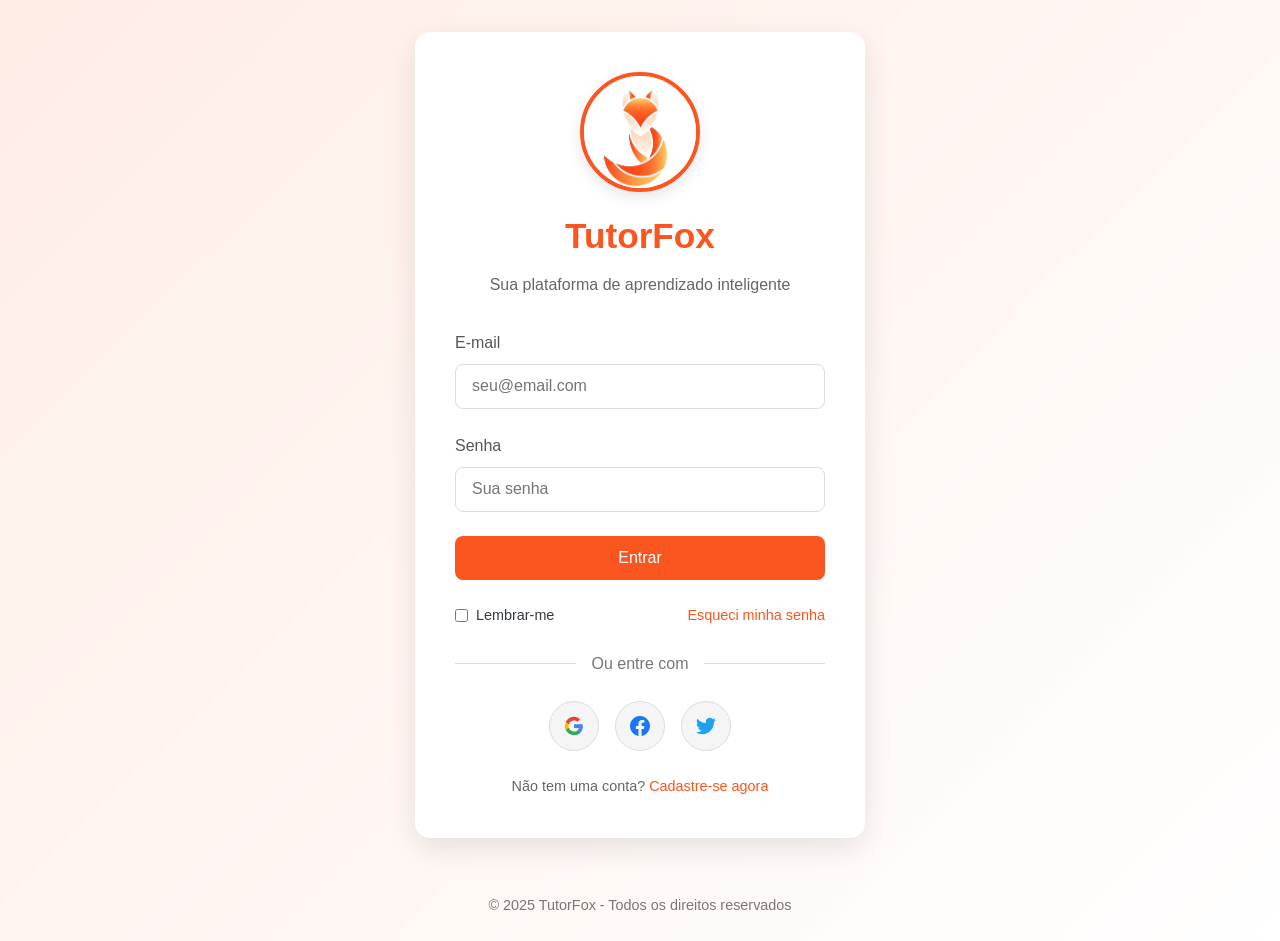
<file: Login.html>
<!DOCTYPE html>
<html lang="pt-BR">
<head>
    <meta charset="UTF-8">
    <meta name="viewport" content="width=device-width, initial-scale=1.0">
    <title>TutorFox - Login</title>
    <link rel="stylesheet" href="login.css">
</head>
<body>
    <div class="login-container">
        <div class="login-card">
            <div class="logo">
                <div class="logo-image">
                    <img src="teste.png" alt="TutorFox" class="logo-photo">
                </div>
                <div class="logo-text">TutorFox</div>
                <div class="logo-subtitle">Sua plataforma de aprendizado inteligente</div>
            </div>
           
            <form id="loginForm">
                <div class="form-group">
                    <label for="email">E-mail</label>
                    <input type="email" id="email" class="form-control" placeholder="seu@email.com" required>
                </div>
               
                <div class="form-group">
                    <label for="password">Senha</label>
                    <input type="password" id="password" class="form-control" placeholder="Sua senha" required>
                </div>
               
                <button type="submit" class="btn btn-primary">Entrar</button>
               
                <div class="login-options">
                    <div class="remember-me">
                        <input type="checkbox" id="remember">
                        <label for="remember">Lembrar-me</label>
                    </div>
                    <a href="#" class="forgot-password">Esqueci minha senha</a>
                </div>
            </form>
           
            <div class="separator">
                <span>Ou entre com</span>
            </div>
           
            <div class="social-login">
                <div class="social-btn">
                    <svg width="20" height="20" viewBox="0 0 24 24" fill="#4285F4">
                        <path d="M22.56 12.25c0-.78-.07-1.53-.2-2.25H12v4.26h5.92c-.26 1.37-1.04 2.53-2.21 3.31v2.77h3.57c2.08-1.92 3.28-4.74 3.28-8.09z"/>
                        <path d="M12 23c2.97 0 5.46-.98 7.28-2.66l-3.57-2.77c-.98.66-2.23 1.06-3.71 1.06-2.86 0-5.29-1.93-6.16-4.53H2.18v2.84C3.99 20.53 7.7 23 12 23z" fill="#34A853"/>
                        <path d="M5.84 14.09c-.22-.66-.35-1.36-.35-2.09s.13-1.43.35-2.09V7.07H2.18C1.43 8.55 1 10.22 1 12s.43 3.45 1.18 4.93l2.85-2.22.81-.62z" fill="#FBBC05"/>
                        <path d="M12 5.38c1.62 0 3.06.56 4.21 1.64l3.15-3.15C17.45 2.09 14.97 1 12 1 7.7 1 3.99 3.47 2.18 7.07l3.66 2.84c.87-2.6 3.3-4.53 6.16-4.53z" fill="#EA4335"/>
                    </svg>
                </div>
                <div class="social-btn">
                    <svg width="20" height="20" viewBox="0 0 24 24" fill="#1877F2">
                        <path d="M24 12.073c0-6.627-5.373-12-12-12s-12 5.373-12 12c0 5.99 4.388 10.954 10.125 11.854v-8.385H7.078v-3.47h3.047V9.43c0-3.007 1.792-4.669 4.533-4.669 1.312 0 2.686.235 2.686.235v2.953H15.83c-1.491 0-1.956.925-1.956 1.874v2.25h3.328l-.532 3.47h-2.796v8.385C19.612 23.027 24 18.062 24 12.073z"/>
                    </svg>
                </div>
                <div class="social-btn">
                    <svg width="20" height="20" viewBox="0 0 24 24" fill="#1DA1F2">
                        <path d="M23.953 4.57a10 10 0 01-2.825.775 4.958 4.958 0 002.163-2.723 10.033 10.033 0 01-3.127 1.184 4.92 4.92 0 00-8.384 4.482C7.69 8.095 4.067 6.13 1.64 3.162a4.822 4.822 0 00-.666 2.475c0 1.71.87 3.213 2.188 4.096a4.904 4.904 0 01-2.228-.616v.06a4.923 4.923 0 003.946 4.827 4.996 4.996 0 01-2.212.085 4.937 4.937 0 004.604 3.417 9.868 9.868 0 01-6.102 2.105c-.39 0-.779-.023-1.17-.067a13.995 13.995 0 007.557 2.209c9.054 0 13.999-7.496 13.999-13.986 0-.209 0-.42-.015-.63a9.936 9.936 0 002.46-2.548l-.047-.02z"/>
                    </svg>
                </div>
            </div>
           
            <div class="register-link">
                Não tem uma conta? <a href="#">Cadastre-se agora</a>
            </div>
        </div>
    </div>
   
    <div class="footer">
        &copy; 2025 TutorFox - Todos os direitos reservados
    </div>


    <script src="login.js"></script>
</body>
</html>
</file>
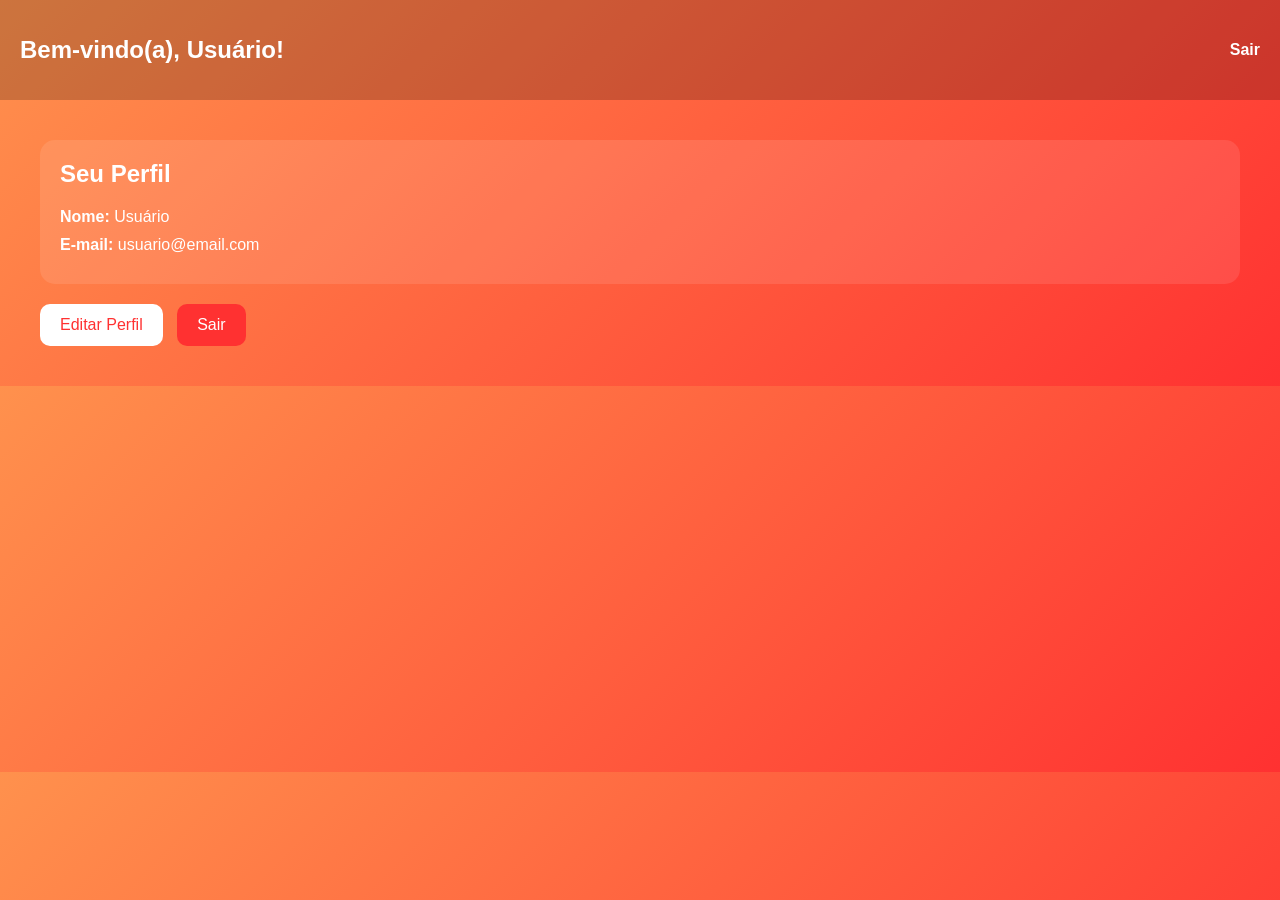
<file: perfil.html>
<!DOCTYPE html>
<html lang="pt-BR">
<head>
  <meta charset="UTF-8">
  <meta name="viewport" content="width=device-width, initial-scale=1.0">
  <title>Perfil - TutorFox</title>
  <link rel="stylesheet" href="profile.css">
</head>
<body>
  <header>
    <h1>Bem-vindo(a), Usuário!</h1>
    <nav>
      <a href="../index.html">Sair</a>
    </nav>
  </header>

  <main>
    <section class="profile-info">
      <h2>Seu Perfil</h2>
      <p><strong>Nome:</strong> Usuário</p>
      <p><strong>E-mail:</strong> usuario@email.com</p>
    </section>

    <section class="profile-actions">
      <button class="btn-edit">Editar Perfil</button>
      <button class="btn-logout">Sair</button>
    </section>
  </main>
</body>
</html>
</file>
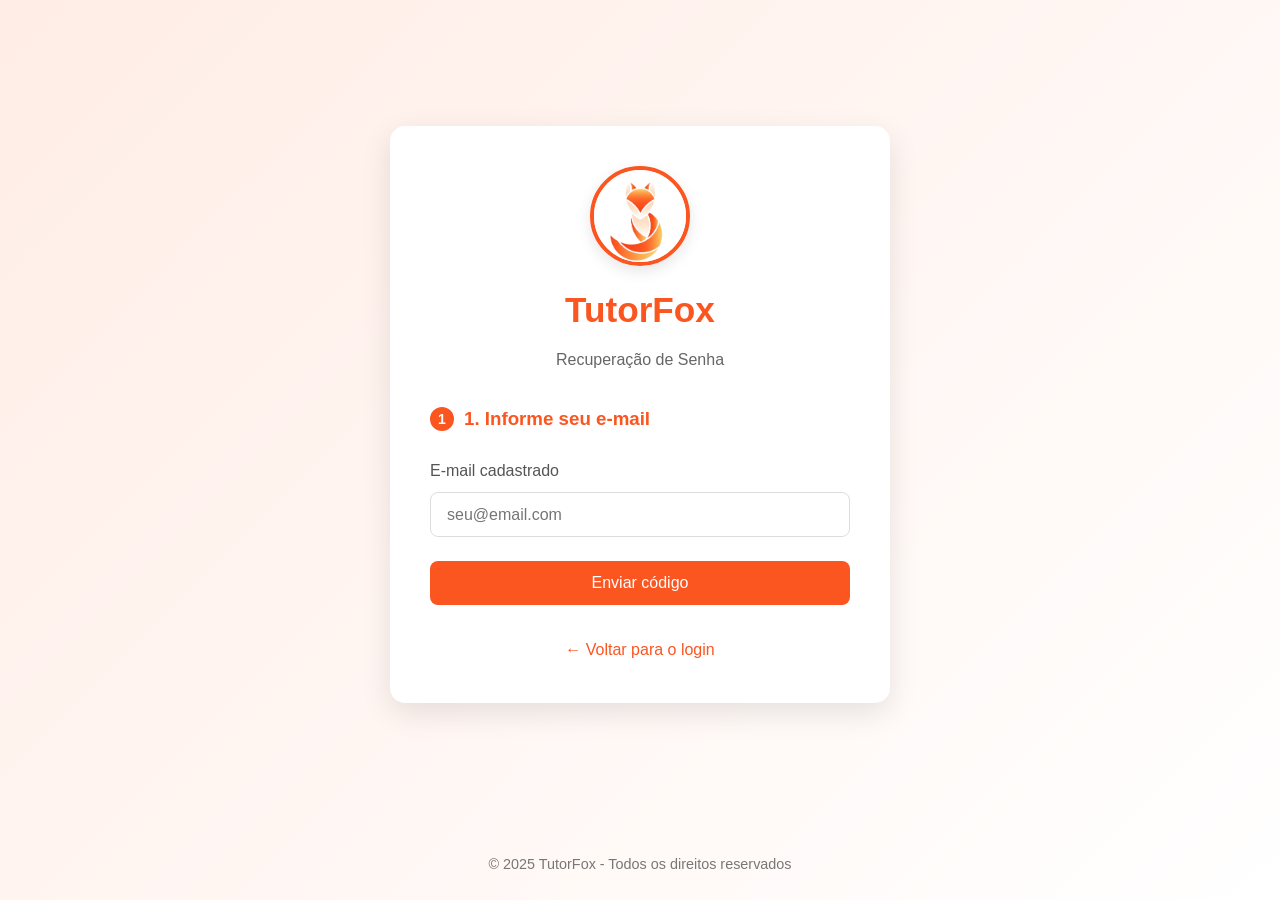
<file: recovery.html>
<!DOCTYPE html>
<html lang="pt-BR">
<head>
    <meta charset="UTF-8">
    <meta name="viewport" content="width=device-width, initial-scale=1.0">
    <title>TutorFox - Recuperar Senha</title>
    <link rel="stylesheet" href="recovery.css">
</head>
<body>
    <div class="recovery-container">
        <div class="recovery-card">
            <div class="logo">
                <div class="logo-image">
                    <img src="teste.png" alt="TutorFox" class="logo-photo">
                </div>
                <div class="logo-text">TutorFox</div>
                <div class="logo-subtitle">Recuperação de Senha</div>
            </div>
            
            <div class="recovery-steps">
                <div class="step active" id="step1">
                    <h3>1. Informe seu e-mail</h3>
                    <form id="emailForm">
                        <div class="form-group">
                            <label for="recoveryEmail">E-mail cadastrado</label>
                            <input type="email" id="recoveryEmail" class="form-control" placeholder="seu@email.com" required>
                        </div>
                        <button type="submit" class="btn btn-primary">Enviar código</button>
                    </form>
                </div>
                
                <div class="step" id="step2">
                    <h3>2. Verifique seu e-mail</h3>
                    <p>Enviamos um código de verificação para <span id="userEmail"></span></p>
                    <form id="codeForm">
                        <div class="form-group">
                            <label for="verificationCode">Código de verificação</label>
                            <input type="text" id="verificationCode" class="form-control" placeholder="Digite o código recebido" required>
                        </div>
                        <button type="submit" class="btn btn-primary">Verificar código</button>
                        <p class="resend-text">Não recebeu o código? <a href="#" id="resendCode">Reenviar</a></p>
                    </form>
                </div>
                
                <div class="step" id="step3">
                    <h3>3. Crie uma nova senha</h3>
                    <form id="newPasswordForm">
                        <div class="form-group">
                            <label for="newPassword">Nova senha</label>
                            <input type="password" id="newPassword" class="form-control" placeholder="Digite sua nova senha" required>
                            <div class="password-requirements">
                                <p>A senha deve conter:</p>
                                <ul>
                                    <li id="req-length">Pelo menos 8 caracteres</li>
                                    <li id="req-uppercase">Pelo menos uma letra maiúscula</li>
                                    <li id="req-number">Pelo menos um número</li>
                                    <li id="req-special">Pelo menos um caractere especial</li>
                                </ul>
                            </div>
                        </div>
                        
                        <div class="form-group">
                            <label for="confirmNewPassword">Confirmar nova senha</label>
                            <input type="password" id="confirmNewPassword" class="form-control" placeholder="Confirme sua nova senha" required>
                        </div>
                        
                        <button type="submit" class="btn btn-primary">Redefinir senha</button>
                    </form>
                </div>
                
                <div class="step" id="step4">
                    <div class="success-message">
                        <svg width="64" height="64" viewBox="0 0 24 24" fill="#28a745">
                            <path d="M12 2C6.48 2 2 6.48 2 12s4.48 10 10 10 10-4.48 10-10S17.52 2 12 2zm-2 15l-5-5 1.41-1.41L10 14.17l7.59-7.59L19 8l-9 9z"/>
                        </svg>
                        <h3>Senha redefinida com sucesso!</h3>
                        <p>Sua senha foi alterada com sucesso. Agora você pode fazer login com sua nova senha.</p>
                        <a href="Login.html" class="btn btn-primary">Fazer login</a>
                    </div>
                </div>
            </div>
            
            <div class="back-to-login">
                <a href="Login.html">&larr; Voltar para o login</a>
            </div>
        </div>
    </div>
    
    <div class="footer">
        &copy; 2025 TutorFox - Todos os direitos reservados
    </div>

    <script src="recovery.js"></script>
</body>
</html>
</file>
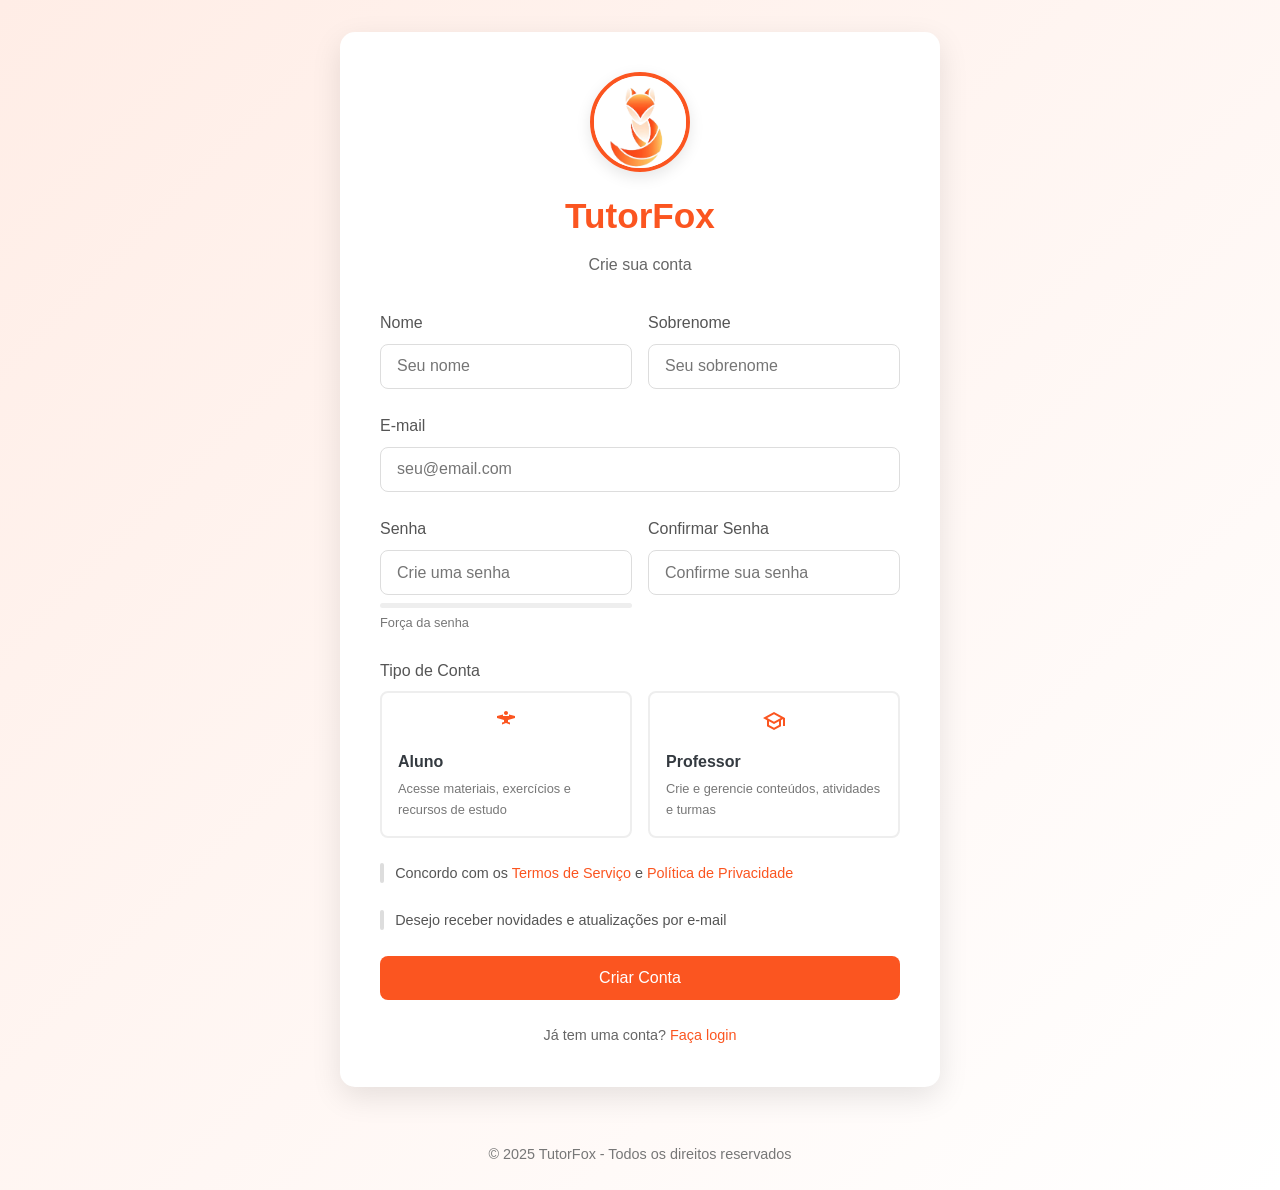
<file: register.html>
<!DOCTYPE html>
<html lang="pt-BR">
<head>
    <meta charset="UTF-8">
    <meta name="viewport" content="width=device-width, initial-scale=1.0">
    <title>TutorFox - Cadastro</title>
    <link rel="stylesheet" href="register.css">
</head>
<body>
    <div class="register-container">
        <div class="register-card">
            <div class="logo">
                <div class="logo-image">
                    <img src="teste.png" alt="TutorFox" class="logo-photo">
                </div>
                <div class="logo-text">TutorFox</div>
                <div class="logo-subtitle">Crie sua conta</div>
            </div>
            
            <form id="registerForm">
                <div class="form-row">
                    <div class="form-group">
                        <label for="firstName">Nome</label>
                        <input type="text" id="firstName" class="form-control" placeholder="Seu nome" required>
                    </div>
                    
                    <div class="form-group">
                        <label for="lastName">Sobrenome</label>
                        <input type="text" id="lastName" class="form-control" placeholder="Seu sobrenome" required>
                    </div>
                </div>
                
                <div class="form-group">
                    <label for="email">E-mail</label>
                    <input type="email" id="email" class="form-control" placeholder="seu@email.com" required>
                </div>
                
                <div class="form-row">
                    <div class="form-group">
                        <label for="password">Senha</label>
                        <input type="password" id="password" class="form-control" placeholder="Crie uma senha" required>
                        <div class="password-strength">
                            <div class="strength-bar"></div>
                            <div class="strength-text">Força da senha</div>
                        </div>
                    </div>
                    
                    <div class="form-group">
                        <label for="confirmPassword">Confirmar Senha</label>
                        <input type="password" id="confirmPassword" class="form-control" placeholder="Confirme sua senha" required>
                    </div>
                </div>
                
                <div class="form-group">
                    <label for="userType">Tipo de Conta</label>
                    <div class="account-type-selector">
                        <div class="account-type-option" data-value="student">
                            <div class="account-icon">
                                <svg width="24" height="24" viewBox="0 0 24 24" fill="#fb5520">
                                    <path d="M12 2C13.1 2 14 2.9 14 4C14 5.1 13.1 6 12 6C10.9 6 10 5.1 10 4C10 2.9 10.9 2 12 2ZM21 9V7L15 5.5V7H9V5.5L3 7V9L10 11V13L8 13.5V15.5L12 14L16 15.5V13.5L14 13V11L21 9Z"/>
                                </svg>
                            </div>
                            <div class="account-info">
                                <div class="account-title">Aluno</div>
                                <div class="account-description">Acesse materiais, exercícios e recursos de estudo</div>
                            </div>
                        </div>
                        
                        <div class="account-type-option" data-value="teacher">
                            <div class="account-icon">
                                <svg width="24" height="24" viewBox="0 0 24 24" fill="#fb5520">
                                    <path d="M12 3L1 9L5 11.18V17.18L12 21L19 17.18V11.18L21 10.09V17H23V9L12 3ZM18.82 9L12 12.72L5.18 9L12 5.28L18.82 9ZM17 15.99L12 18.72L7 15.99V12.27L12 15L17 12.27V15.99Z"/>
                                </svg>
                            </div>
                            <div class="account-info">
                                <div class="account-title">Professor</div>
                                <div class="account-description">Crie e gerencie conteúdos, atividades e turmas</div>
                            </div>
                        </div>
                    </div>
                    <input type="hidden" id="userType" value="" required>
                </div>
                
                <div class="form-group">
                    <label class="checkbox-container">
                        <input type="checkbox" id="terms" required>
                        <span class="checkmark"></span>
                        Concordo com os <a href="#" class="link">Termos de Serviço</a> e <a href="#" class="link">Política de Privacidade</a>
                    </label>
                </div>
                
                <div class="form-group">
                    <label class="checkbox-container">
                        <input type="checkbox" id="newsletter">
                        <span class="checkmark"></span>
                        Desejo receber novidades e atualizações por e-mail
                    </label>
                </div>
                
                <button type="submit" class="btn btn-primary">Criar Conta</button>
                
                <div class="login-link">
                    Já tem uma conta? <a href="login.html" class="link">Faça login</a>
                </div>
            </form>
        </div>
    </div>
    
    <div class="footer">
        &copy; 2025 TutorFox - Todos os direitos reservados
    </div>

    <script src="register.js"></script>
</body>
</html>
</file>
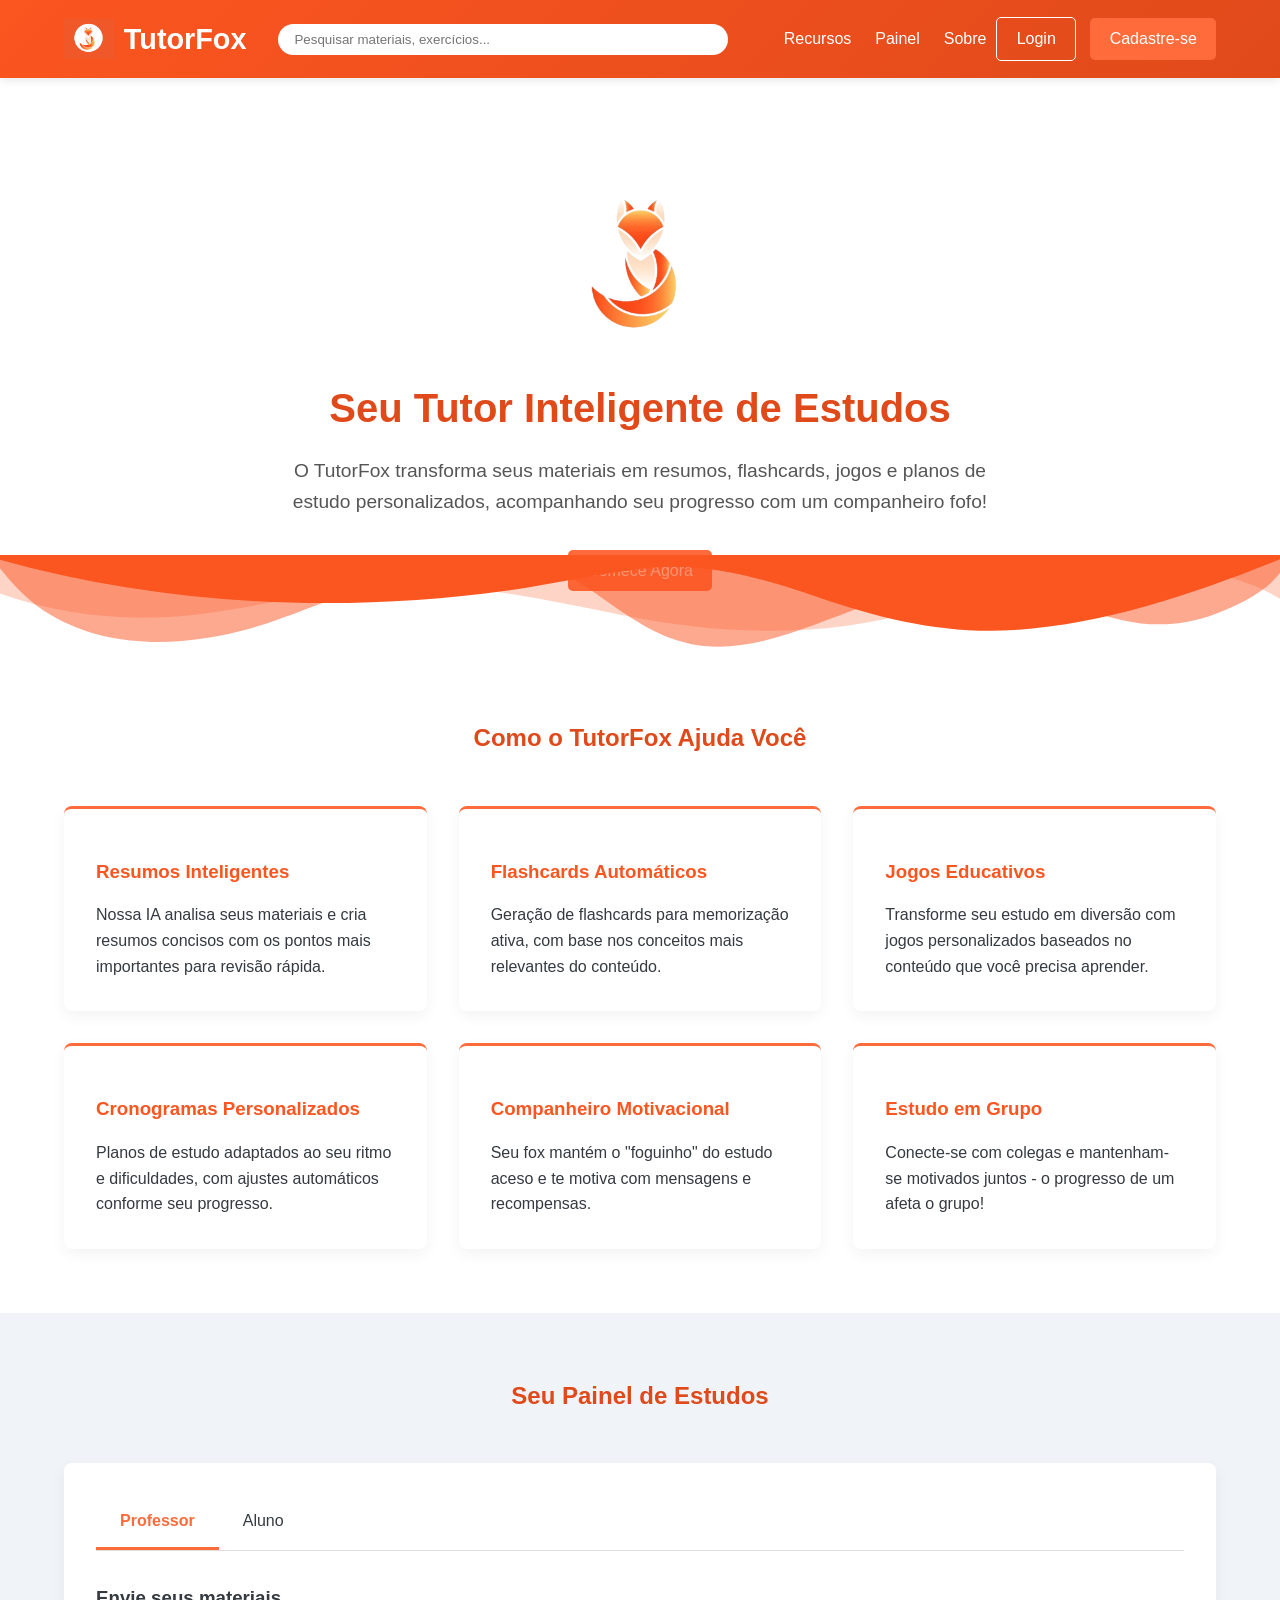
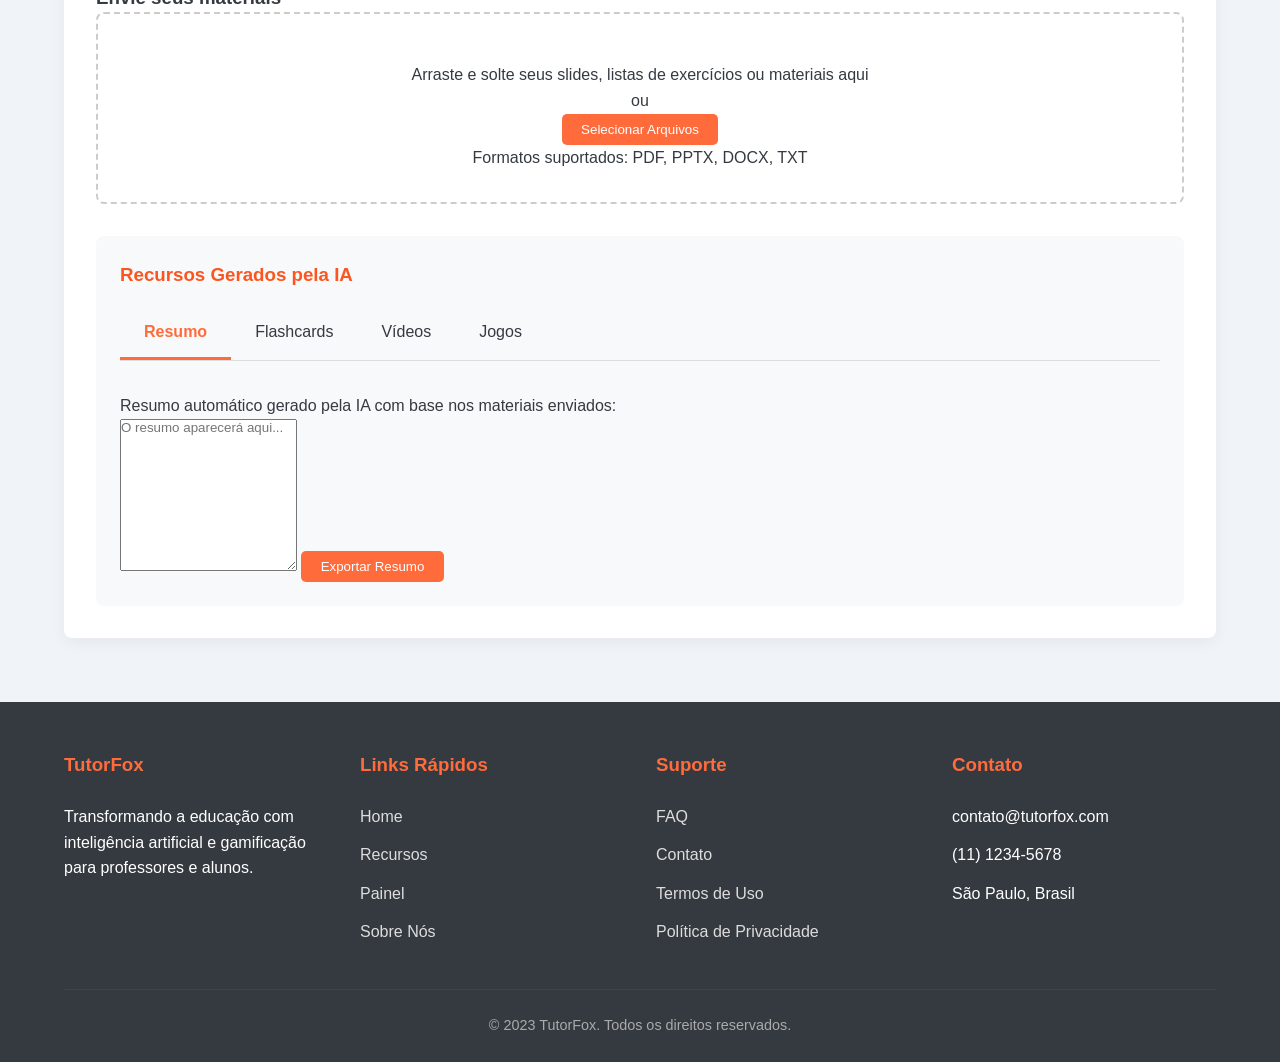
<file: TutorFox.html>
<!DOCTYPE html>
<html lang="pt-BR">
<head>
    <meta charset="UTF-8">
    <meta name="viewport" content="width=device-width, initial-scale=1.0">
    <title>TutorFox - Seu Tutor Inteligente</title>
    <link rel="stylesheet" href="TutorFox.css">

</head>
<body>
    <header>
        <div class="container header-content">
            <div class="logo">
                <img src="raposa.png" alt="TutorFox Logo">
                <span>TutorFox</span>
            </div>
            <div class="search-bar">
                <input type="text" placeholder="Pesquisar materiais, exercícios...">
                <button><i class="fas fa-search"></i></button>
            </div>
            <nav>
                <ul>
                    <li><a href="#features">Recursos</a></li>
                    <li><a href="#dashboard">Painel</a></li>
                    <li><a href="#about">Sobre</a></li>
                </ul>
            </nav>
            <div class="auth-buttons">
                <a href="Login.html" class="btn btn-outline">Login</a>
                <a href="register.html" class="btn btn-primary">Cadastre-se</a>
            </div>
        </div>
    </header>

    <section class="hero">
        <div class="container">
            <img src="teste.png" alt="Fox Mascot" class="fox-mascot">
            <h1>Seu Tutor Inteligente de Estudos</h1>
            <p>O TutorFox transforma seus materiais em resumos, flashcards, jogos e planos de estudo personalizados, acompanhando seu progresso com um companheiro fofo!</p>
            <a href="#dashboard" class="btn btn-primary">Comece Agora</a>
        </div>
    </section>

    <section id="features" class="features">
        <div class="container">
            <h2 class="section-title">Como o TutorFox Ajuda Você</h2>
            <div class="features-grid">
                <div class="feature-card">
                    <div class="feature-icon">
                        <i class="fas fa-book-open"></i>
                    </div>
                    <h3>Resumos Inteligentes</h3>
                    <p>Nossa IA analisa seus materiais e cria resumos concisos com os pontos mais importantes para revisão rápida.</p>
                </div>
                <div class="feature-card">
                    <div class="feature-icon">
                        <i class="fas fa-layer-group"></i>
                    </div>
                    <h3>Flashcards Automáticos</h3>
                    <p>Geração de flashcards para memorização ativa, com base nos conceitos mais relevantes do conteúdo.</p>
                </div>
                <div class="feature-card">
                    <div class="feature-icon">
                        <i class="fas fa-gamepad"></i>
                    </div>
                    <h3>Jogos Educativos</h3>
                    <p>Transforme seu estudo em diversão com jogos personalizados baseados no conteúdo que você precisa aprender.</p>
                </div>
                <div class="feature-card">
                    <div class="feature-icon">
                        <i class="fas fa-calendar-alt"></i>
                    </div>
                    <h3>Cronogramas Personalizados</h3>
                    <p>Planos de estudo adaptados ao seu ritmo e dificuldades, com ajustes automáticos conforme seu progresso.</p>
                </div>
                <div class="feature-card">
                    <div class="feature-icon">
                        <i class="fas fa-fire"></i>
                    </div>
                    <h3>Companheiro Motivacional</h3>
                    <p>Seu fox mantém o "foguinho" do estudo aceso e te motiva com mensagens e recompensas.</p>
                </div>
                <div class="feature-card">
                    <div class="feature-icon">
                        <i class="fas fa-users"></i>
                    </div>
                    <h3>Estudo em Grupo</h3>
                    <p>Conecte-se com colegas e mantenham-se motivados juntos - o progresso de um afeta o grupo!</p>
                </div>
            </div>
        </div>
    </section>

    <section id="dashboard" class="dashboard">
        <div class="container">
            <h2 class="section-title">Seu Painel de Estudos</h2>
            <div class="dashboard-container">
                <div class="tabs">
                    <div class="tab active" data-tab="professor">Professor</div>
                    <div class="tab" data-tab="aluno">Aluno</div>
                </div>
                
                <div id="professor" class="tab-content active">
                    <h3>Envie seus materiais</h3>
                    <div class="upload-area">
                        <div class="upload-icon">
                            <i class="fas fa-cloud-upload-alt"></i>
                        </div>
                        <p>Arraste e solte seus slides, listas de exercícios ou materiais aqui</p>
                        <p>ou</p>
                        <button class="btn btn-primary">Selecionar Arquivos</button>
                        <p>Formatos suportados: PDF, PPTX, DOCX, TXT</p>
                    </div>
                    
                    <div class="ai-output">
                        <h3>Recursos Gerados pela IA</h3>
                        <div class="tabs">
                            <div class="tab active" data-subtab="resumo">Resumo</div>
                            <div class="tab" data-subtab="flashcards">Flashcards</div>
                            <div class="tab" data-subtab="videos">Vídeos</div>
                            <div class="tab" data-subtab="jogos">Jogos</div>
                        </div>
                        
                        <div id="resumo" class="tab-content active">
                            <p>Resumo automático gerado pela IA com base nos materiais enviados:</p>
                            <textarea class="form-control" rows="10" placeholder="O resumo aparecerá aqui..."></textarea>
                            <button class="btn btn-primary" style="margin-top: 1rem;">Exportar Resumo</button>
                        </div>
                        
                        <div id="flashcards" class="tab-content">
                            <p>Flashcards gerados automaticamente para seus alunos:</p>
                            <div class="flashcards-container">
                                <!-- Flashcards serão gerados aqui -->
                            </div>
                            <button class="btn btn-primary" style="margin-top: 1rem;">Exportar Flashcards</button>
                        </div>
                        
                        <div id="videos" class="tab-content">
                            <p>Videoaulas recomendadas para complementar o conteúdo:</p>
                            <ul class="resources-list">
                                <li>
                                    <i class="fas fa-video"></i>
                                    <a href="#" class="resource-link" target="_blank">Introdução ao Conteúdo - Canal Educativo</a>
                                </li>
                                <li>
                                    <i class="fas fa-video"></i>
                                    <a href="#" class="resource-link" target="_blank">Exemplos Práticos - Aula Show</a>
                                </li>
                                <li>
                                    <i class="fas fa-video"></i>
                                    <a href="#" class="resource-link" target="_blank">Aprofundamento Teórico - Universidade X</a>
                                </li>
                            </ul>
                        </div>
                        
                        <div id="jogos" class="tab-content">
                            <p>Jogos educativos que podem ser usados em sala de aula:</p>
                            <div class="games-container">
                                <div class="game-card">
                                    <i class="fas fa-question-circle"></i>
                                    <h4>Quiz Rápido</h4>
                                    <p>Teste de perguntas e respostas sobre o conteúdo</p>
                                </div>
                                <div class="game-card">
                                    <i class="fas fa-puzzle-piece"></i>
                                    <h4>Quebra-Cabeça</h4>
                                    <p>Monte conceitos na ordem correta</p>
                                </div>
                                <div class="game-card">
                                    <i class="fas fa-chess"></i>
                                    <h4>Batalha de Conceitos</h4>
                                    <p>Jogo competitivo entre equipes</p>
                                </div>
                            </div>
                        </div>
                    </div>
                </div>
                
                <div id="aluno" class="tab-content">
                    <h3>Seu Progresso de Estudos</h3>
                    
                    <div class="fox-status">
                        <img src="[data-uri]" alt="Seu Fox">
                        <div>
                            <h4>Seu Companheiro Fox</h4>
                            <p><i class="fas fa-fire fire"></i> Foguinho do estudo: Forte (5/7 dias esta semana)</p>
                            <p>Nível: 3 - Fox Estudioso</p>
                            <p>Grupo: Turma Matemática 2023</p>
                        </div>
                    </div>
                    
                    <div class="study-plan">
                        <h3>Seu Cronograma Semanal</h3>
                        <div class="plan-week">
                            <h4>Semana 15 - Matemática Básica</h4>
                            <div class="plan-days">
                                <div class="day completed">S</div>
                                <div class="day completed">T</div>
                                <div class="day completed">Q</div>
                                <div class="day current">Q</div>
                                <div class="day">S</div>
                                <div class="day">S</div>
                                <div class="day">D</div>
                            </div>
                            <p>Tarefas para hoje:</p>
                            <ul class="resources-list">
                                <li>
                                    <i class="fas fa-book"></i>
                                    <a href="#" class="resource-link">Revisar flashcards de álgebra</a>
                                </li>
                                <li>
                                    <i class="fas fa-gamepad"></i>
                                    <a href="#" class="resource-link">Jogar o jogo de equações</a>
                                </li>
                                <li>
                                    <i class="fas fa-video"></i>
                                    <a href="#" class="resource-link">Assistir vídeo sobre funções</a>
                                </li>
                            </ul>
                        </div>
                    </div>
                    
                    <div class="ai-output">
                        <h3>Seus Recursos de Estudo</h3>
                        <div class="tabs">
                            <div class="tab active" data-subtab="meus-resumos">Resumos</div>
                            <div class="tab" data-subtab="meus-flashcards">Flashcards</div>
                            <div class="tab" data-subtab="exercicios">Exercícios</div>
                            <div class="tab" data-subtab="meus-jogos">Jogos</div>
                        </div>
                        
                        <div id="meus-resumos" class="tab-content active">
                            <p>Resumos gerados para seus materiais:</p>
                            <ul class="resources-list">
                                <li>
                                    <i class="fas fa-file-alt"></i>
                                    <a href="#" class="resource-link">Resumo - Álgebra Básica</a>
                                </li>
                                <li>
                                    <i class="fas fa-file-alt"></i>
                                    <a href="#" class="resource-link">Resumo - Geometria Plana</a>
                                </li>
                                <li>
                                    <i class="fas fa-file-alt"></i>
                                    <a href="#" class="resource-link">Resumo - Funções Matemáticas</a>
                                </li>
                            </ul>
                        </div>
                        
                        <div id="meus-flashcards" class="tab-content">
                            <p>Flashcards para revisão:</p>
                            <div class="flashcards-container">
                                <div class="flashcard">
                                    <h4>Equação do 1º Grau</h4>
                                    <p>ax + b = 0, onde a ≠ 0. Solução: x = -b/a</p>
                                </div>
                                <div class="flashcard">
                                    <h4>Teorema de Pitágoras</h4>
                                    <p>Em um triângulo retângulo: a² = b² + c²</p>
                                </div>
                                <div class="flashcard">
                                    <h4>Função Quadrática</h4>
                                    <p>f(x) = ax² + bx + c. Gráfico: parábola</p>
                                </div>
                            </div>
                            <button class="btn btn-primary" style="margin-top: 1rem;">Praticar Agora</button>
                        </div>
                        
                        <div id="exercicios" class="tab-content">
                            <p>Exercícios recomendados para você:</p>
                            <ul class="resources-list">
                                <li>
                                    <i class="fas fa-question-circle"></i>
                                    <a href="#" class="resource-link">Lista de Equações - Nível Básico</a>
                                </li>
                                <li>
                                    <i class="fas fa-question-circle"></i>
                                    <a href="#" class="resource-link">Problemas de Geometria - Nível Intermediário</a>
                                </li>
                                <li>
                                    <i class="fas fa-question-circle"></i>
                                    <a href="#" class="resource-link">Desafios de Funções - Nível Avançado</a>
                                </li>
                            </ul>
                        </div>
                        
                        <div id="meus-jogos" class="tab-content">
                            <p>Jogos para aprender de forma divertida:</p>
                            <div class="games-container">
                                <div class="game-card">
                                    <i class="fas fa-question-circle"></i>
                                    <h4>Quiz Matemático</h4>
                                    <p>Teste seus conhecimentos contra o tempo</p>
                                </div>
                                <div class="game-card">
                                    <i class="fas fa-puzzle-piece"></i>
                                    <h4>Montando Equações</h4>
                                    <p>Complete as equações corretamente</p>
                                </div>
                                <div class="game-card">
                                    <i class="fas fa-trophy"></i>
                                    <h4>Batalha Matemática</h4>
                                    <p>Desafie seus colegas de turma</p>
                                </div>
                            </div>
                        </div>
                    </div>
                </div>
            </div>
        </div>
    </section>

    <div class="fox-message">
        <img src="[data-uri]" alt="Fox">
        <span class="close">&times;</span>
        <p><strong>Olá, estudante!</strong></p>
        <p>Você já estudou hoje? Não deixe seu foguinho apagar!</p>
        <p>Que tal revisar os flashcards de álgebra agora?</p>
    </div>

    <footer>
        <div class="container">
            <div class="footer-content">
                <div class="footer-column">
                    <h3>TutorFox</h3>
                    <p>Transformando a educação com inteligência artificial e gamificação para professores e alunos.</p>
                </div>
                <div class="footer-column">
                    <h3>Links Rápidos</h3>
                    <ul>
                        <li><a href="#">Home</a></li>
                        <li><a href="#features">Recursos</a></li>
                        <li><a href="#dashboard">Painel</a></li>
                        <li><a href="#about">Sobre Nós</a></li>
                    </ul>
                </div>
                <div class="footer-column">
                    <h3>Suporte</h3>
                    <ul>
                        <li><a href="#">FAQ</a></li>
                        <li><a href="#">Contato</a></li>
                        <li><a href="#">Termos de Uso</a></li>
                        <li><a href="#">Política de Privacidade</a></li>
                    </ul>
                </div>
                <div class="footer-column">
                    <h3>Contato</h3>
                    <ul>
                        <li><i class="fas fa-envelope"></i> contato@tutorfox.com</li>
                        <li><i class="fas fa-phone"></i> (11) 1234-5678</li>
                        <li><i class="fas fa-map-marker-alt"></i> São Paulo, Brasil</li>
                    </ul>
                </div>
            </div>
            <div class="copyright">
                <p>&copy; 2023 TutorFox. Todos os direitos reservados.</p>
            </div>
        </div>
    </footer>

    <script>
        // Tab functionality
        document.querySelectorAll('[data-tab], [data-subtab]').forEach(tab => {
            tab.addEventListener('click', () => {
                const isMainTab = tab.hasAttribute('data-tab');
                const tabType = isMainTab ? 'tab' : 'subtab';
                const targetId = tab.getAttribute(`data-${tabType}`);
                const parent = tab.closest('.tabs').parentElement;
                
                // Remove active class from all tabs in this group
                tab.closest('.tabs').querySelectorAll('.tab').forEach(t => {
                    t.classList.remove('active');
                });
                
                // Add active class to clicked tab
                tab.classList.add('active');
                
                // Hide all tab contents in this group
                parent.querySelectorAll(`.${tabType}-content`).forEach(content => {
                    content.classList.remove('active');
                });
                
                // Show the target tab content
                document.getElementById(targetId).classList.add('active');
            });
        });
        
        // Simulate file upload
        const uploadArea = document.querySelector('.upload-area');
        if (uploadArea) {
            uploadArea.addEventListener('click', () => {
                // In a real app, this would trigger file selection
                console.log('File upload initiated');
                
                // Simulate AI processing
                setTimeout(() => {
                    alert('Materiais processados com sucesso! Os recursos da IA estão agora disponíveis.');
                    generateFlashcards();
                }, 2000);
            });
        }
        
        // Generate sample flashcards
        function generateFlashcards() {
            const flashcardsContainer = document.querySelector('#flashcards .flashcards-container');
            if (flashcardsContainer) {
                flashcardsContainer.innerHTML = '';
                
                const sampleFlashcards = [
                    { title: "Equação do 1º Grau", content: "Forma geral: ax + b = 0. Solução: x = -b/a" },
                    { title: "Teorema de Pitágoras", content: "Em um triângulo retângulo: a² = b² + c²" },
                    { title: "Área do Círculo", content: "A = πr², onde r é o raio do círculo" },
                    { title: "Função Quadrática", content: "f(x) = ax² + bx + c. Gráfico é uma parábola" },
                    { title: "Logaritmo", content: "logₐb = c ⇔ aᶜ = b" },
                    { title: "Progressão Aritmética", content: "Termo geral: aₙ = a₁ + (n-1)r" }
                ];
                
                sampleFlashcards.forEach(card => {
                    const flashcard = document.createElement('div');
                    flashcard.className = 'flashcard';
                    flashcard.innerHTML = `
                        <h4>${card.title}</h4>
                        <p>${card.content}</p>
                    `;
                    flashcardsContainer.appendChild(flashcard);
                });
            }
        }
        
        // Fox message functionality
        const foxMessage = document.querySelector('.fox-message');
        const closeMessage = document.querySelector('.fox-message .close');
        
        if (foxMessage && closeMessage) {
            // Show message after 5 seconds
            setTimeout(() => {
                foxMessage.classList.add('show');
            }, 5000);
            
            // Close message when X is clicked
            closeMessage.addEventListener('click', () => {
                foxMessage.classList.remove('show');
            });
            
            // Show random motivational messages every 2 minutes
            setInterval(() => {
                const messages = [
                    "Hora de dar uma olhada nos seus flashcards!",
                    "Você está indo bem! Que tal um jogo para relaxar?",
                    "Não esqueça de revisar o resumo de hoje!",
                    "Seu foguinho está forte! Continue assim!",
                    "Já fez os exercícios recomendados para hoje?"
                ];
                
                const randomMessage = messages[Math.floor(Math.random() * messages.length)];
                foxMessage.querySelector('p:last-child').textContent = randomMessage;
                foxMessage.classList.add('show');
                
                // Auto-hide after 10 seconds
                setTimeout(() => {
                    foxMessage.classList.remove('show');
                }, 10000);
            }, 120000);
        }
        
        // Study days functionality
        const days = document.querySelectorAll('.day');
        days.forEach(day => {
            day.addEventListener('click', () => {
                if (!day.classList.contains('current')) {
                    if (day.classList.contains('completed')) {
                        day.classList.remove('completed');
                        day.classList.add('missed');
                    } else if (day.classList.contains('missed')) {
                        day.classList.remove('missed');
                    } else {
                        day.classList.add('completed');
                    }
                    
                    // Update fox status
                    updateFoxStatus();
                }
            });
        });
        
        function updateFoxStatus() {
            const completedDays = document.querySelectorAll('.day.completed').length;
            const totalDays = document.querySelectorAll('.day:not(.current)').length;
            const fireElement = document.querySelector('.fox-status .fire');
            
            if (fireElement) {
                if (completedDays >= 5) {
                    fireElement.style.color = "var(--accent-color)";
                    fireElement.nextSibling.textContent = " Foguinho do estudo: Forte (" + completedDays + "/" + totalDays + " dias esta semana)";
                } else if (completedDays >= 3) {
                    fireElement.style.color = "var(--warning-color)";
                    fireElement.nextSibling.textContent = " Foguinho do estudo: Médio (" + completedDays + "/" + totalDays + " dias esta semana)";
                } else {
                    fireElement.style.color = "var(--danger-color)";
                    fireElement.nextSibling.textContent = " Foguinho do estudo: Fraco (" + completedDays + "/" + totalDays + " dias esta semana)";
                }
            }
        }
        
        // Initialize
        generateFlashcards();
        updateFoxStatus();
    </script>
</body>
</html>
</file>
<file: style.css>
:root {
            --primary-color: #fb5520;
            --secondary-color: #e04a1a;
            --accent-color: #ff6b3b;
            --light-color: #f8f9fa;
            --dark-color: #343a40;
            --success-color: #28a745;
            --warning-color: #ffc107;
            --danger-color: #dc3545;
        }
        
        * {
            margin: 0;
            padding: 0;
            box-sizing: border-box;
            font-family: 'Segoe UI', Tahoma, Geneva, Verdana, sans-serif;
        }
        
        body {
            background-color: #f5f5f5;
            color: var(--dark-color);
            line-height: 1.6;
        }
        
        header {
            background: linear-gradient(135deg, var(--primary-color), var(--secondary-color));
            color: white;
            padding: 1rem 0;
            box-shadow: 0 2px 10px rgba(0, 0, 0, 0.1);
            position: sticky;
            top: 0;
            z-index: 100;
        }
        
        .container {
            width: 90%;
            max-width: 1200px;
            margin: 0 auto;
        }
        
        .header-content {
            display: flex;
            justify-content: space-between;
            align-items: center;
        }
        
        .logo {
            font-size: 1.8rem;
            font-weight: bold;
            display: flex;
            align-items: center;
        }
        
        .logo img {
            height: 40px;
            margin-right: 10px;
        }
        
        .search-bar {
            flex-grow: 1;
            margin: 0 2rem;
            position: relative;
        }
        
        .search-bar input {
            width: 100%;
            padding: 0.5rem 1rem;
            border-radius: 20px;
            border: none;
            outline: none;
        }
        
        .search-bar button {
            position: absolute;
            right: 10px;
            top: 50%;
            transform: translateY(-50%);
            background: none;
            border: none;
            color: var(--primary-color);
            cursor: pointer;
        }
        
        nav ul {
            display: flex;
            list-style: none;
        }
        
        nav ul li {
            margin-left: 1.5rem;
        }
        
        nav ul li a {
            color: white;
            text-decoration: none;
            font-weight: 500;
            transition: color 0.3s;
        }
        
        nav ul li a:hover {
            color: #ffddcc;
        }
        
        .auth-buttons .btn {
            margin-left: 10px;
        }
        
        .btn {
            display: inline-block;
            padding: 0.5rem 1.2rem;
            border-radius: 5px;
            text-decoration: none;
            font-weight: 500;
            transition: all 0.3s;
            border: none;
            cursor: pointer;
        }
        
        .btn-primary {
            background-color: var(--accent-color);
            color: white;
        }
        
        .btn-primary:hover {
            background-color: var(--secondary-color);
            transform: translateY(-2px);
        }
        
        .btn-outline {
            background-color: transparent;
            border: 1px solid white;
            color: white;
        }
        
        .btn-outline:hover {
            background-color: rgba(255, 255, 255, 0.1);
        }
        
        .hero {
            padding: 4rem 0;
            text-align: center;
            background-color: white;
            position: relative;
            overflow: hidden;
        }
        
        .hero::before {
            content: "";
            position: absolute;
            bottom: 0;
            left: 0;
            width: 100%;
            height: 100px;
            background: url('data:image/svg+xml;utf8,<svg viewBox="0 0 1200 120" xmlns="http://www.w3.org/2000/svg" preserveAspectRatio="none"><path d="M0,0V46.29c47.79,22.2,103.59,32.17,158,28,70.36-5.37,136.33-33.31,206.8-37.5C438.64,32.43,512.34,53.67,583,72.05c69.27,18,138.3,24.88,209.4,13.08,36.15-6,69.85-17.84,104.45-29.34C989.49,25,1113-14.29,1200,52.47V0Z" fill="%23fb5520" opacity=".25"/><path d="M0,0V15.81C13,36.92,27.64,56.86,47.69,72.05,99.41,111.27,165,111,224.58,91.58c31.15-10.15,60.09-26.07,89.67-39.8,40.92-19,84.73-46,130.83-49.67,36.26-2.85,70.9,9.42,98.6,31.56,31.77,25.39,62.32,62,103.63,73,40.44,10.79,81.35-6.69,119.13-24.28s75.16-39,116.92-43.05c59.73-5.85,113.28,22.88,168.9,38.84,30.2,8.66,59,6.17,87.09-7.5,22.43-10.89,48-26.93,60.65-49.24V0Z" fill="%23fb5520" opacity=".5"/><path d="M0,0V5.63C149.93,59,314.09,71.32,475.83,42.57c43-7.64,84.23-20.12,127.61-26.46,59-8.63,112.48,12.24,165.56,35.4C827.93,77.22,886,95.24,951.2,90c86.53-7,172.46-45.71,248.8-84.81V0Z" fill="%23fb5520"/></svg>') repeat-x;
            background-size: cover;
        }
        
        .hero h1 {
            font-size: 2.5rem;
            margin-bottom: 1rem;
            color: var(--secondary-color);
        }
        
        .hero p {
            font-size: 1.2rem;
            max-width: 700px;
            margin: 0 auto 2rem;
            color: #555;
        }
        
        .fox-mascot {
            width: 150px;
            margin: 1rem auto;
            animation: float 3s ease-in-out infinite;
        }
        
        @keyframes float {
            0%, 100% { transform: translateY(0); }
            50% { transform: translateY(-10px); }
        }
        
        .features {
            padding: 4rem 0;
            background-color: #fff;
        }
        
        .section-title {
            text-align: center;
            margin-bottom: 3rem;
            color: var(--secondary-color);
        }
        
        .features-grid {
            display: grid;
            grid-template-columns: repeat(auto-fit, minmax(300px, 1fr));
            gap: 2rem;
        }
        
        .feature-card {
            background-color: white;
            border-radius: 8px;
            padding: 2rem;
            box-shadow: 0 5px 15px rgba(0, 0, 0, 0.05);
            transition: transform 0.3s, box-shadow 0.3s;
            border-top: 3px solid var(--accent-color);
        }
        
        .feature-card:hover {
            transform: translateY(-5px);
            box-shadow: 0 10px 25px rgba(0, 0, 0, 0.1);
        }
        
        .feature-icon {
            font-size: 2.5rem;
            color: var(--accent-color);
            margin-bottom: 1rem;
        }
        
        .feature-card h3 {
            margin-bottom: 1rem;
            color: var(--primary-color);
        }
        
        .dashboard {
            padding: 4rem 0;
            background-color: #f0f4f8;
        }
        
        .dashboard-container {
            background-color: white;
            border-radius: 8px;
            padding: 2rem;
            box-shadow: 0 5px 15px rgba(0, 0, 0, 0.05);
        }
        
        .tabs {
            display: flex;
            border-bottom: 1px solid #ddd;
            margin-bottom: 2rem;
        }
        
        .tab {
            padding: 0.8rem 1.5rem;
            cursor: pointer;
            border-bottom: 3px solid transparent;
            transition: all 0.3s;
        }
        
        .tab.active {
            border-bottom: 3px solid var(--accent-color);
            color: var(--accent-color);
            font-weight: 600;
        }
        
        .tab-content {
            display: none;
        }
        
        .tab-content.active {
            display: block;
        }
        
        .upload-area {
            border: 2px dashed #ccc;
            border-radius: 8px;
            padding: 2rem;
            text-align: center;
            margin-bottom: 2rem;
            cursor: pointer;
            transition: all 0.3s;
        }
        
        .upload-area:hover {
            border-color: var(--accent-color);
            background-color: rgba(251, 85, 32, 0.05);
        }
        
        .upload-icon {
            font-size: 3rem;
            color: var(--accent-color);
            margin-bottom: 1rem;
        }
        
        .ai-output {
            background-color: #f8f9fa;
            border-radius: 8px;
            padding: 1.5rem;
            margin-top: 2rem;
        }
        
        .ai-output h3 {
            margin-bottom: 1rem;
            color: var(--primary-color);
        }
        
        .resources-list {
            list-style: none;
        }
        
        .resources-list li {
            padding: 0.8rem 0;
            border-bottom: 1px solid #eee;
            display: flex;
            align-items: center;
        }
        
        .resources-list li i {
            margin-right: 10px;
            color: var(--accent-color);
        }
        
        .resources-list li:last-child {
            border-bottom: none;
        }
        
        .resource-link {
            color: var(--secondary-color);
            text-decoration: none;
            transition: color 0.3s;
        }
        
        .resource-link:hover {
            color: var(--accent-color);
            text-decoration: underline;
        }
        
        .flashcards-container {
            display: grid;
            grid-template-columns: repeat(auto-fill, minmax(250px, 1fr));
            gap: 1.5rem;
            margin-top: 1.5rem;
        }
        
        .flashcard {
            background-color: white;
            border-radius: 8px;
            padding: 1.5rem;
            box-shadow: 0 3px 10px rgba(0, 0, 0, 0.1);
            border-left: 4px solid var(--accent-color);
            transition: transform 0.3s;
            cursor: pointer;
        }
        
        .flashcard:hover {
            transform: scale(1.03);
        }
        
        .flashcard h4 {
            margin-bottom: 0.5rem;
            color: var(--secondary-color);
        }
        
        .study-plan {
            margin-top: 2rem;
        }
        
        .plan-week {
            background-color: white;
            border-radius: 8px;
            padding: 1.5rem;
            margin-bottom: 1rem;
            box-shadow: 0 3px 10px rgba(0, 0, 0, 0.1);
        }
        
        .plan-week h4 {
            color: var(--primary-color);
            margin-bottom: 1rem;
        }
        
        .plan-days {
            display: flex;
            gap: 0.5rem;
            margin-bottom: 1rem;
        }
        
        .day {
            width: 40px;
            height: 40px;
            border-radius: 50%;
            display: flex;
            align-items: center;
            justify-content: center;
            background-color: var(--light-color);
            font-weight: bold;
            cursor: pointer;
        }
        
        .day.completed {
            background-color: var(--success-color);
            color: white;
        }
        
        .day.missed {
            background-color: var(--danger-color);
            color: white;
        }
        
        .day.current {
            border: 2px solid var(--accent-color);
        }
        
        .fox-status {
            display: flex;
            align-items: center;
            margin-top: 2rem;
            padding: 1rem;
            background-color: #fff8f6;
            border-radius: 8px;
            border-left: 4px solid var(--accent-color);
        }
        
        .fox-status img {
            width: 80px;
            margin-right: 1rem;
        }
        
        .fox-status .fire {
            color: var(--accent-color);
            font-size: 1.5rem;
            margin-right: 5px;
        }
        
        .fox-message {
            position: fixed;
            bottom: 20px;
            right: 20px;
            background-color: white;
            border-radius: 10px;
            padding: 1rem;
            box-shadow: 0 5px 15px rgba(0, 0, 0, 0.1);
            max-width: 300px;
            transform: translateY(100px);
            opacity: 0;
            transition: all 0.3s;
            z-index: 1000;
            border-left: 4px solid var(--accent-color);
        }
        
        .fox-message.show {
            transform: translateY(0);
            opacity: 1;
        }
        
        .fox-message img {
            width: 50px;
            float: left;
            margin-right: 10px;
        }
        
        .fox-message p {
            margin-bottom: 0.5rem;
        }
        
        .fox-message .close {
            float: right;
            cursor: pointer;
            color: #999;
        }
        
        .games-container {
            display: grid;
            grid-template-columns: repeat(auto-fill, minmax(200px, 1fr));
            gap: 1.5rem;
            margin-top: 1.5rem;
        }
        
        .game-card {
            background-color: white;
            border-radius: 8px;
            padding: 1.5rem;
            box-shadow: 0 3px 10px rgba(0, 0, 0, 0.1);
            text-align: center;
            transition: transform 0.3s;
            cursor: pointer;
        }
        
        .game-card:hover {
            transform: translateY(-5px);
        }
        
        .game-card i {
            font-size: 2rem;
            color: var(--accent-color);
            margin-bottom: 1rem;
        }
        
        footer {
            background-color: var(--dark-color);
            color: white;
            padding: 3rem 0 1.5rem;
        }
        
        .footer-content {
            display: grid;
            grid-template-columns: repeat(auto-fit, minmax(200px, 1fr));
            gap: 2rem;
            margin-bottom: 2rem;
        }
        
        .footer-column h3 {
            margin-bottom: 1.5rem;
            color: var(--accent-color);
        }
        
        .footer-column ul {
            list-style: none;
        }
        
        .footer-column ul li {
            margin-bottom: 0.8rem;
        }
        
        .footer-column ul li a {
            color: #ddd;
            text-decoration: none;
            transition: color 0.3s;
        }
        
        .footer-column ul li a:hover {
            color: var(--accent-color);
        }
        
        .copyright {
            text-align: center;
            padding-top: 1.5rem;
            border-top: 1px solid #444;
            color: #aaa;
            font-size: 0.9rem;
        }
        
        @media (max-width: 768px) {
            .header-content {
                flex-direction: column;
                text-align: center;
            }
            
            .search-bar {
                margin: 1rem 0;
                width: 100%;
            }
            
            nav ul {
                margin-top: 1rem;
                justify-content: center;
            }
            
            .auth-buttons {
                margin-top: 1rem;
            }
            
            .hero h1 {
                font-size: 2rem;
            }
            
            .hero p {
                font-size: 1rem;
            }
            
            .tabs {
                flex-wrap: wrap;
            }
            
            .tab {
                flex: 1 0 auto;
                text-align: center;
            }
            
            .plan-days {
                flex-wrap: wrap;
            }
        }
</file>
<file: login.css>
:root {
    --primary-color: #fb5520;
    --secondary-color: #e04a1a;
    --accent-color: #ff6b3b;
    --light-color: #f8f9fa;
    --dark-color: #343a40;
    --success-color: #28a745;
    --warning-color: #ffc107;
    --danger-color: #dc3545;
}

* {
    margin: 0;
    padding: 0;
    box-sizing: border-box;
    font-family: 'Segoe UI', Tahoma, Geneva, Verdana, sans-serif;
}

body {
    background: linear-gradient(135deg, #ffede6, #fff);
    color: var(--dark-color);
    line-height: 1.6;
    min-height: 100vh;
    display: flex;
    flex-direction: column;
}

.login-container {
    display: flex;
    flex-direction: column;
    align-items: center;
    justify-content: center;
    flex-grow: 1;
    padding: 2rem;
}

.login-card {
    background-color: white;
    border-radius: 15px;
    box-shadow: 0 10px 30px rgba(0, 0, 0, 0.1);
    padding: 2.5rem;
    width: 100%;
    max-width: 450px;
    text-align: center;
}

.logo {
    margin-bottom: 2rem;
    display: flex;
    flex-direction: column;
    align-items: center;
}

.logo-image {
    width: 120px;
    height: 120px;
    border-radius: 50%;
    overflow: hidden;
    margin-bottom: 1rem;
    border: 4px solid var(--primary-color);
    box-shadow: 0 5px 15px rgba(0, 0, 0, 0.1);
}

.logo-photo {
    width: 100%;
    height: 100%;
    object-fit: cover;
}

.logo-text {
    font-size: 2.2rem;
    font-weight: bold;
    color: var(--primary-color);
}

.logo-subtitle {
    color: #666;
    margin-top: 0.5rem;
    font-size: 1rem;
}

.form-group {
    margin-bottom: 1.5rem;
    text-align: left;
}

.form-group label {
    display: block;
    margin-bottom: 0.5rem;
    font-weight: 500;
    color: #555;
}

.form-control {
    width: 100%;
    padding: 0.8rem 1rem;
    border: 1px solid #ddd;
    border-radius: 8px;
    font-size: 1rem;
    transition: border-color 0.3s, box-shadow 0.3s;
}

.form-control:focus {
    border-color: var(--accent-color);
    box-shadow: 0 0 0 3px rgba(251, 85, 32, 0.2);
    outline: none;
}

.btn {
    display: block;
    width: 100%;
    padding: 0.8rem;
    border-radius: 8px;
    text-decoration: none;
    font-weight: 500;
    transition: all 0.3s;
    border: none;
    cursor: pointer;
    font-size: 1rem;
}

.btn-primary {
    background-color: var(--primary-color);
    color: white;
}

.btn-primary:hover {
    background-color: var(--secondary-color);
    transform: translateY(-2px);
}

.login-options {
    display: flex;
    justify-content: space-between;
    align-items: center;
    margin-top: 1.5rem;
    font-size: 0.9rem;
}

.remember-me {
    display: flex;
    align-items: center;
}

.remember-me input {
    margin-right: 0.5rem;
}

.forgot-password {
    color: var(--primary-color);
    text-decoration: none;
}

.forgot-password:hover {
    text-decoration: underline;
}

.separator {
    display: flex;
    align-items: center;
    margin: 1.5rem 0;
    color: #777;
}

.separator::before,
.separator::after {
    content: "";
    flex: 1;
    height: 1px;
    background-color: #ddd;
}

.separator span {
    padding: 0 1rem;
}

.social-login {
    display: flex;
    justify-content: center;
    gap: 1rem;
    margin-bottom: 1.5rem;
}

.social-btn {
    width: 50px;
    height: 50px;
    border-radius: 50%;
    display: flex;
    align-items: center;
    justify-content: center;
    background-color: #f5f5f5;
    border: 1px solid #ddd;
    cursor: pointer;
    transition: all 0.3s;
}

.social-btn:hover {
    transform: translateY(-3px);
    box-shadow: 0 5px 10px rgba(0, 0, 0, 0.1);
}

.register-link {
    margin-top: 1.5rem;
    font-size: 0.9rem;
    color: #666;
}

.register-link a {
    color: var(--primary-color);
    text-decoration: none;
    font-weight: 500;
}

.register-link a:hover {
    text-decoration: underline;
}

.footer {
    text-align: center;
    padding: 1.5rem;
    color: #777;
    font-size: 0.9rem;
}

.error-message {
    color: var(--danger-color);
    margin-top: 1rem;
    padding: 0.5rem;
    background-color: #ffeeee;
    border-radius: 5px;
    border: 1px solid var(--danger-color);
}

@media (max-width: 576px) {
    .login-card {
        padding: 2rem 1.5rem;
    }
    
    .logo-text {
        font-size: 1.8rem;
    }
    
    .login-options {
        flex-direction: column;
        align-items: flex-start;
        gap: 0.8rem;
    }
    
    .logo-image {
        width: 100px;
        height: 100px;
    }
}

.error-message {
    color: var(--danger-color);
    margin-top: 1rem;
    padding: 0.5rem;
    background-color: #ffeeee;
    border-radius: 5px;
    border: 1px solid var(--danger-color);
}

.success-message {
    color: var(--success-color);
    margin-top: 1rem;
    padding: 0.5rem;
    background-color: #eeffee;
    border-radius: 5px;
    border: 1px solid var(--success-color);
}
</file>
<file: profile.css>
body {
  margin: 0;
  font-family: 'Arial', sans-serif;
  background: linear-gradient(135deg, #ff914d, #ff3131);
  color: #fff;
}

header {
  padding: 20px;
  background: rgba(0,0,0,0.2);
  display: flex;
  justify-content: space-between;
  align-items: center;
}

header h1 {
  font-size: 24px;
}

header nav a {
  color: #fff;
  text-decoration: none;
  font-weight: bold;
}

header nav a:hover {
  text-decoration: underline;
}

main {
  padding: 40px;
}

.profile-info {
  background: rgba(255,255,255,0.1);
  padding: 20px;
  border-radius: 15px;
  margin-bottom: 20px;
}

.profile-info h2 {
  margin-top: 0;
  color: #fff;
}

.profile-info p {
  font-size: 16px;
  margin: 10px 0;
}

.profile-actions .btn-edit,
.profile-actions .btn-logout {
  padding: 12px 20px;
  margin-right: 10px;
  border: none;
  border-radius: 10px;
  font-size: 16px;
  cursor: pointer;
  transition: transform 0.2s;
}

.btn-edit {
  background: #fff;
  color: #ff3131;
}

.btn-edit:hover {
  transform: scale(1.05);
}

.btn-logout {
  background: #ff3131;
  color: #fff;
}

.btn-logout:hover {
  transform: scale(1.05);
}
</file>
<file: recovery.css>
:root {
    --primary-color: #fb5520;
    --secondary-color: #e04a1a;
    --accent-color: #ff6b3b;
    --light-color: #f8f9fa;
    --dark-color: #343a40;
    --success-color: #28a745;
    --warning-color: #ffc107;
    --danger-color: #dc3545;
}

* {
    margin: 0;
    padding: 0;
    box-sizing: border-box;
    font-family: 'Segoe UI', Tahoma, Geneva, Verdana, sans-serif;
}

body {
    background: linear-gradient(135deg, #ffede6, #fff);
    color: var(--dark-color);
    line-height: 1.6;
    min-height: 100vh;
    display: flex;
    flex-direction: column;
}

.recovery-container {
    display: flex;
    flex-direction: column;
    align-items: center;
    justify-content: center;
    flex-grow: 1;
    padding: 2rem;
}

.recovery-card {
    background-color: white;
    border-radius: 15px;
    box-shadow: 0 10px 30px rgba(0, 0, 0, 0.1);
    padding: 2.5rem;
    width: 100%;
    max-width: 500px;
}

.logo {
    margin-bottom: 2rem;
    display: flex;
    flex-direction: column;
    align-items: center;
    text-align: center;
}

.logo-image {
    width: 100px;
    height: 100px;
    border-radius: 50%;
    overflow: hidden;
    margin-bottom: 1rem;
    border: 4px solid var(--primary-color);
    box-shadow: 0 5px 15px rgba(0, 0, 0, 0.1);
}

.logo-photo {
    width: 100%;
    height: 100%;
    object-fit: cover;
}

.logo-text {
    font-size: 2.2rem;
    font-weight: bold;
    color: var(--primary-color);
}

.logo-subtitle {
    color: #666;
    margin-top: 0.5rem;
    font-size: 1rem;
}

.recovery-steps {
    position: relative;
}

.step {
    display: none;
}

.step.active {
    display: block;
    animation: fadeIn 0.5s;
}

@keyframes fadeIn {
    from { opacity: 0; transform: translateY(10px); }
    to { opacity: 1; transform: translateY(0); }
}

.step h3 {
    margin-bottom: 1.5rem;
    color: var(--primary-color);
    display: flex;
    align-items: center;
}

.step h3::before {
    content: '';
    display: inline-block;
    width: 24px;
    height: 24px;
    border-radius: 50%;
    background-color: var(--primary-color);
    color: white;
    text-align: center;
    line-height: 24px;
    margin-right: 10px;
    font-size: 14px;
}

#step1 h3::before {
    content: '1';
}

#step2 h3::before {
    content: '2';
}

#step3 h3::before {
    content: '3';
}

.form-group {
    margin-bottom: 1.5rem;
    text-align: left;
}

.form-group label {
    display: block;
    margin-bottom: 0.5rem;
    font-weight: 500;
    color: #555;
}

.form-control {
    width: 100%;
    padding: 0.8rem 1rem;
    border: 1px solid #ddd;
    border-radius: 8px;
    font-size: 1rem;
    transition: border-color 0.3s, box-shadow 0.3s;
}

.form-control:focus {
    border-color: var(--accent-color);
    box-shadow: 0 0 0 3px rgba(251, 85, 32, 0.2);
    outline: none;
}

.btn {
    display: block;
    width: 100%;
    padding: 0.8rem;
    border-radius: 8px;
    text-decoration: none;
    font-weight: 500;
    transition: all 0.3s;
    border: none;
    cursor: pointer;
    font-size: 1rem;
    margin-top: 1rem;
}

.btn-primary {
    background-color: var(--primary-color);
    color: white;
}

.btn-primary:hover {
    background-color: var(--secondary-color);
    transform: translateY(-2px);
}

.password-requirements {
    margin-top: 0.5rem;
    padding: 0.8rem;
    background-color: #f9f9f9;
    border-radius: 8px;
    border-left: 4px solid var(--primary-color);
}

.password-requirements p {
    font-weight: 500;
    margin-bottom: 0.5rem;
}

.password-requirements ul {
    list-style: none;
    font-size: 0.9rem;
}

.password-requirements li {
    margin-bottom: 0.3rem;
    display: flex;
    align-items: center;
}

.password-requirements li::before {
    content: '●';
    margin-right: 0.5rem;
    color: #ddd;
}

.password-requirements li.valid {
    color: var(--success-color);
}

.password-requirements li.valid::before {
    content: '✓';
    color: var(--success-color);
}

.resend-text {
    text-align: center;
    margin-top: 1rem;
    font-size: 0.9rem;
}

.resend-text a {
    color: var(--primary-color);
    text-decoration: none;
}

.resend-text a:hover {
    text-decoration: underline;
}

.success-message {
    text-align: center;
    padding: 1.5rem 0;
}

.success-message svg {
    margin-bottom: 1rem;
}

.success-message h3 {
    color: var(--success-color);
    margin-bottom: 1rem;
}

.back-to-login {
    text-align: center;
    margin-top: 2rem;
}

.back-to-login a {
    color: var(--primary-color);
    text-decoration: none;
    display: inline-flex;
    align-items: center;
}

.back-to-login a:hover {
    text-decoration: underline;
}

.error-message {
    color: var(--danger-color);
    margin-top: 0.5rem;
    font-size: 0.8rem;
}

.footer {
    text-align: center;
    padding: 1.5rem;
    color: #777;
    font-size: 0.9rem;
}

@media (max-width: 576px) {
    .recovery-card {
        padding: 2rem 1.5rem;
    }
    
    .logo-text {
        font-size: 1.8rem;
    }
}/* Estilos para a página de recuperação de senha */
.recovery-container {
    display: flex;
    flex-direction: column;
    align-items: center;
    justify-content: center;
    flex-grow: 1;
    padding: 2rem;
}

.recovery-card {
    background-color: white;
    border-radius: 15px;
    box-shadow: 0 10px 30px rgba(0, 0, 0, 0.1);
    padding: 2.5rem;
    width: 100%;
    max-width: 500px;
}

.recovery-steps {
    position: relative;
}

.step {
    display: none;
}

.step.active {
    display: block;
    animation: fadeIn 0.5s;
}

@keyframes fadeIn {
    from { opacity: 0; transform: translateY(10px); }
    to { opacity: 1; transform: translateY(0); }
}

.step h3 {
    margin-bottom: 1.5rem;
    color: var(--primary-color);
    display: flex;
    align-items: center;
}

.step h3::before {
    content: '';
    display: inline-block;
    width: 24px;
    height: 24px;
    border-radius: 50%;
    background-color: var(--primary-color);
    color: white;
    text-align: center;
    line-height: 24px;
    margin-right: 10px;
    font-size: 14px;
}

#step1 h3::before {
    content: '1';
}

#step2 h3::before {
    content: '2';
}

#step3 h3::before {
    content: '3';
}

.password-requirements {
    margin-top: 0.5rem;
    padding: 0.8rem;
    background-color: #f9f9f9;
    border-radius: 8px;
    border-left: 4px solid var(--primary-color);
}

.password-requirements p {
    font-weight: 500;
    margin-bottom: 0.5rem;
}

.password-requirements ul {
    list-style: none;
    font-size: 0.9rem;
}

.password-requirements li {
    margin-bottom: 0.3rem;
    display: flex;
    align-items: center;
}

.password-requirements li::before {
    content: '●';
    margin-right: 0.5rem;
    color: #ddd;
}

.password-requirements li.valid {
    color: var(--success-color);
}

.password-requirements li.valid::before {
    content: '✓';
    color: var(--success-color);
}

.resend-text {
    text-align: center;
    margin-top: 1rem;
    font-size: 0.9rem;
}

.resend-text a {
    color: var(--primary-color);
    text-decoration: none;
}

.resend-text a:hover {
    text-decoration: underline;
}

.success-message {
    text-align: center;
    padding: 1.5rem 0;
}

.success-message svg {
    margin-bottom: 1rem;
}

.success-message h3 {
    color: var(--success-color);
    margin-bottom: 1rem;
}

.back-to-login {
    text-align: center;
    margin-top: 2rem;
}

.back-to-login a {
    color: var(--primary-color);
    text-decoration: none;
    display: inline-flex;
    align-items: center;
}

.back-to-login a:hover {
    text-decoration: underline;
}

.resend-text {
    text-align: center;
    margin-top: 1rem;
    font-size: 0.9rem;
}

.resend-text a {
    color: var(--primary-color);
    text-decoration: none;
    transition: color 0.3s;
}

.resend-text a:hover {
    text-decoration: underline;
}

.resend-text a[style*="color: #999"] {
    pointer-events: none;
}

/* Melhorias para mensagens */
.success-message {
    color: var(--success-color);
    margin-top: 0.5rem;
    padding: 0.8rem;
    background-color: #eeffee;
    border-radius: 5px;
    border: 1px solid var(--success-color);
    font-size: 0.9rem;
}

.error-message {
    color: var(--danger-color);
    margin-top: 0.5rem;
    padding: 0.8rem;
    background-color: #ffeeee;
    border-radius: 5px;
    border: 1px solid var(--danger-color);
    font-size: 0.9rem;
}
</file>
<file: register.css>
:root {
    --primary-color: #fb5520;
    --secondary-color: #e04a1a;
    --accent-color: #ff6b3b;
    --light-color: #f8f9fa;
    --dark-color: #343a40;
    --success-color: #28a745;
    --warning-color: #ffc107;
    --danger-color: #dc3545;
}

* {
    margin: 0;
    padding: 0;
    box-sizing: border-box;
    font-family: 'Segoe UI', Tahoma, Geneva, Verdana, sans-serif;
}

body {
    background: linear-gradient(135deg, #ffede6, #fff);
    color: var(--dark-color);
    line-height: 1.6;
    min-height: 100vh;
    display: flex;
    flex-direction: column;
}

.register-container {
    display: flex;
    flex-direction: column;
    align-items: center;
    justify-content: center;
    flex-grow: 1;
    padding: 2rem;
}

.register-card {
    background-color: white;
    border-radius: 15px;
    box-shadow: 0 10px 30px rgba(0, 0, 0, 0.1);
    padding: 2.5rem;
    width: 100%;
    max-width: 600px;
}

.logo {
    margin-bottom: 2rem;
    display: flex;
    flex-direction: column;
    align-items: center;
    text-align: center;
}

.logo-image {
    width: 100px;
    height: 100px;
    border-radius: 50%;
    overflow: hidden;
    margin-bottom: 1rem;
    border: 4px solid var(--primary-color);
    box-shadow: 0 5px 15px rgba(0, 0, 0, 0.1);
}

.logo-photo {
    width: 100%;
    height: 100%;
    object-fit: cover;
}

.logo-text {
    font-size: 2.2rem;
    font-weight: bold;
    color: var(--primary-color);
}

.logo-subtitle {
    color: #666;
    margin-top: 0.5rem;
    font-size: 1rem;
}

.form-row {
    display: flex;
    gap: 1rem;
    margin-bottom: 1.5rem;
}

.form-row .form-group {
    flex: 1;
    margin-bottom: 0;
}

.form-group {
    margin-bottom: 1.5rem;
    text-align: left;
}

.form-group label {
    display: block;
    margin-bottom: 0.5rem;
    font-weight: 500;
    color: #555;
}

.form-control {
    width: 100%;
    padding: 0.8rem 1rem;
    border: 1px solid #ddd;
    border-radius: 8px;
    font-size: 1rem;
    transition: border-color 0.3s, box-shadow 0.3s;
}

.form-control:focus {
    border-color: var(--accent-color);
    box-shadow: 0 0 0 3px rgba(251, 85, 32, 0.2);
    outline: none;
}

.password-strength {
    margin-top: 0.5rem;
}

.strength-bar {
    height: 5px;
    background-color: #eee;
    border-radius: 3px;
    overflow: hidden;
    margin-bottom: 0.3rem;
}

.strength-bar::after {
    content: '';
    display: block;
    height: 100%;
    width: 0;
    background-color: var(--danger-color);
    transition: width 0.3s, background-color 0.3s;
}

.strength-text {
    font-size: 0.8rem;
    color: #777;
}

.account-type-selector {
    display: flex;
    gap: 1rem;
    margin-top: 0.5rem;
}

.account-type-option {
    flex: 1;
    border: 2px solid #eee;
    border-radius: 8px;
    padding: 1rem;
    cursor: pointer;
    transition: all 0.3s;
}

.account-type-option:hover {
    border-color: var(--accent-color);
    transform: translateY(-2px);
}

.account-type-option.selected {
    border-color: var(--primary-color);
    background-color: rgba(251, 85, 32, 0.05);
}

.account-icon {
    margin-bottom: 0.5rem;
    text-align: center;
}

.account-title {
    font-weight: 600;
    margin-bottom: 0.3rem;
    color: var(--dark-color);
}

.account-description {
    font-size: 0.8rem;
    color: #777;
}

.checkbox-container {
    display: flex;
    align-items: flex-start;
    cursor: pointer;
    font-size: 0.9rem;
    margin-bottom: 0.5rem;
}

.checkbox-container input {
    position: absolute;
    opacity: 0;
    cursor: pointer;
}

.checkmark {
    height: 20px;
    width: 20px;
    min-width: 20px;
    background-color: #fff;
    border: 2px solid #ddd;
    border-radius: 4px;
    margin-right: 0.7rem;
    position: relative;
    transition: all 0.3s;
}

.checkbox-container input:checked ~ .checkmark {
    background-color: var(--primary-color);
    border-color: var(--primary-color);
}

.checkmark:after {
    content: "";
    position: absolute;
    display: none;
}

.checkbox-container input:checked ~ .checkmark:after {
    display: block;
}

.checkbox-container .checkmark:after {
    left: 6px;
    top: 2px;
    width: 5px;
    height: 10px;
    border: solid white;
    border-width: 0 2px 2px 0;
    transform: rotate(45deg);
}

.link {
    color: var(--primary-color);
    text-decoration: none;
}

.link:hover {
    text-decoration: underline;
}

.btn {
    display: block;
    width: 100%;
    padding: 0.8rem;
    border-radius: 8px;
    text-decoration: none;
    font-weight: 500;
    transition: all 0.3s;
    border: none;
    cursor: pointer;
    font-size: 1rem;
    margin-top: 1.5rem;
}

.btn-primary {
    background-color: var(--primary-color);
    color: white;
}

.btn-primary:hover {
    background-color: var(--secondary-color);
    transform: translateY(-2px);
}

.login-link {
    text-align: center;
    margin-top: 1.5rem;
    font-size: 0.9rem;
    color: #666;
}

.error-message {
    color: var(--danger-color);
    margin-top: 0.5rem;
    font-size: 0.8rem;
}

.success-message {
    color: var(--success-color);
    margin-top: 1rem;
    padding: 0.8rem;
    background-color: #eeffee;
    border-radius: 5px;
    border: 1px solid var(--success-color);
    text-align: center;
}

.footer {
    text-align: center;
    padding: 1.5rem;
    color: #777;
    font-size: 0.9rem;
}

@media (max-width: 768px) {
    .form-row {
        flex-direction: column;
        gap: 0;
    }
    
    .form-row .form-group {
        margin-bottom: 1.5rem;
    }
    
    .account-type-selector {
        flex-direction: column;
    }
    
    .register-card {
        padding: 2rem 1.5rem;
    }
    
    .logo-text {
        font-size: 1.8rem;
    }
}

@media (max-width: 480px) {
    .register-container {
        padding: 1rem;
    }
    
    .register-card {
        padding: 1.5rem 1rem;
    }
}
</file>
<file: TutorFox.css>
:root {
            --primary-color: #fb5520;
            --secondary-color: #e04a1a;
            --accent-color: #ff6b3b;
            --light-color: #f8f9fa;
            --dark-color: #343a40;
            --success-color: #28a745;
            --warning-color: #ffc107;
            --danger-color: #dc3545;
        }
        
        * {
            margin: 0;
            padding: 0;
            box-sizing: border-box;
            font-family: 'Segoe UI', Tahoma, Geneva, Verdana, sans-serif;
        }
        
        body {
            background-color: #f5f5f5;
            color: var(--dark-color);
            line-height: 1.6;
        }
        
        header {
            background: linear-gradient(135deg, var(--primary-color), var(--secondary-color));
            color: white;
            padding: 1rem 0;
            box-shadow: 0 2px 10px rgba(0, 0, 0, 0.1);
            position: sticky;
            top: 0;
            z-index: 100;
        }
        
        .container {
            width: 90%;
            max-width: 1200px;
            margin: 0 auto;
        }
        
        .header-content {
            display: flex;
            justify-content: space-between;
            align-items: center;
        }
        
        .logo {
            font-size: 1.8rem;
            font-weight: bold;
            display: flex;
            align-items: center;
        }
        
        .logo img {
            height: 40px;
            margin-right: 10px;
        }
        
        .search-bar {
            flex-grow: 1;
            margin: 0 2rem;
            position: relative;
        }
        
        .search-bar input {
            width: 100%;
            padding: 0.5rem 1rem;
            border-radius: 20px;
            border: none;
            outline: none;
        }
        
        .search-bar button {
            position: absolute;
            right: 10px;
            top: 50%;
            transform: translateY(-50%);
            background: none;
            border: none;
            color: var(--primary-color);
            cursor: pointer;
        }
        
        nav ul {
            display: flex;
            list-style: none;
        }
        
        nav ul li {
            margin-left: 1.5rem;
        }
        
        nav ul li a {
            color: white;
            text-decoration: none;
            font-weight: 500;
            transition: color 0.3s;
        }
        
        nav ul li a:hover {
            color: #ffddcc;
        }
        
        .auth-buttons .btn {
            margin-left: 10px;
        }
        
        .btn {
            display: inline-block;
            padding: 0.5rem 1.2rem;
            border-radius: 5px;
            text-decoration: none;
            font-weight: 500;
            transition: all 0.3s;
            border: none;
            cursor: pointer;
        }
        
        .btn-primary {
            background-color: var(--accent-color);
            color: white;
        }
        
        .btn-primary:hover {
            background-color: var(--secondary-color);
            transform: translateY(-2px);
        }
        
        .btn-outline {
            background-color: transparent;
            border: 1px solid white;
            color: white;
        }
        
        .btn-outline:hover {
            background-color: rgba(255, 255, 255, 0.1);
        }
        
        .hero {
            padding: 4rem 0;
            text-align: center;
            background-color: white;
            position: relative;
            overflow: hidden;
        }
        
        .hero::before {
            content: "";
            position: absolute;
            bottom: 0;
            left: 0;
            width: 100%;
            height: 100px;
            background: url('data:image/svg+xml;utf8,<svg viewBox="0 0 1200 120" xmlns="http://www.w3.org/2000/svg" preserveAspectRatio="none"><path d="M0,0V46.29c47.79,22.2,103.59,32.17,158,28,70.36-5.37,136.33-33.31,206.8-37.5C438.64,32.43,512.34,53.67,583,72.05c69.27,18,138.3,24.88,209.4,13.08,36.15-6,69.85-17.84,104.45-29.34C989.49,25,1113-14.29,1200,52.47V0Z" fill="%23fb5520" opacity=".25"/><path d="M0,0V15.81C13,36.92,27.64,56.86,47.69,72.05,99.41,111.27,165,111,224.58,91.58c31.15-10.15,60.09-26.07,89.67-39.8,40.92-19,84.73-46,130.83-49.67,36.26-2.85,70.9,9.42,98.6,31.56,31.77,25.39,62.32,62,103.63,73,40.44,10.79,81.35-6.69,119.13-24.28s75.16-39,116.92-43.05c59.73-5.85,113.28,22.88,168.9,38.84,30.2,8.66,59,6.17,87.09-7.5,22.43-10.89,48-26.93,60.65-49.24V0Z" fill="%23fb5520" opacity=".5"/><path d="M0,0V5.63C149.93,59,314.09,71.32,475.83,42.57c43-7.64,84.23-20.12,127.61-26.46,59-8.63,112.48,12.24,165.56,35.4C827.93,77.22,886,95.24,951.2,90c86.53-7,172.46-45.71,248.8-84.81V0Z" fill="%23fb5520"/></svg>') repeat-x;
            background-size: cover;
        }
        
        .hero h1 {
            font-size: 2.5rem;
            margin-bottom: 1rem;
            color: var(--secondary-color);
        }
        
        .hero p {
            font-size: 1.2rem;
            max-width: 700px;
            margin: 0 auto 2rem;
            color: #555;
        }
        
        .fox-mascot {
            width: 150px;
            margin: 1rem auto;
            animation: float 3s ease-in-out infinite;
        }
        
        @keyframes float {
            0%, 100% { transform: translateY(0); }
            50% { transform: translateY(-10px); }
        }
        
        .features {
            padding: 4rem 0;
            background-color: #fff;
        }
        
        .section-title {
            text-align: center;
            margin-bottom: 3rem;
            color: var(--secondary-color);
        }
        
        .features-grid {
            display: grid;
            grid-template-columns: repeat(auto-fit, minmax(300px, 1fr));
            gap: 2rem;
        }
        
        .feature-card {
            background-color: white;
            border-radius: 8px;
            padding: 2rem;
            box-shadow: 0 5px 15px rgba(0, 0, 0, 0.05);
            transition: transform 0.3s, box-shadow 0.3s;
            border-top: 3px solid var(--accent-color);
        }
        
        .feature-card:hover {
            transform: translateY(-5px);
            box-shadow: 0 10px 25px rgba(0, 0, 0, 0.1);
        }
        
        .feature-icon {
            font-size: 2.5rem;
            color: var(--accent-color);
            margin-bottom: 1rem;
        }
        
        .feature-card h3 {
            margin-bottom: 1rem;
            color: var(--primary-color);
        }
        
        .dashboard {
            padding: 4rem 0;
            background-color: #f0f4f8;
        }
        
        .dashboard-container {
            background-color: white;
            border-radius: 8px;
            padding: 2rem;
            box-shadow: 0 5px 15px rgba(0, 0, 0, 0.05);
        }
        
        .tabs {
            display: flex;
            border-bottom: 1px solid #ddd;
            margin-bottom: 2rem;
        }
        
        .tab {
            padding: 0.8rem 1.5rem;
            cursor: pointer;
            border-bottom: 3px solid transparent;
            transition: all 0.3s;
        }
        
        .tab.active {
            border-bottom: 3px solid var(--accent-color);
            color: var(--accent-color);
            font-weight: 600;
        }
        
        .tab-content {
            display: none;
        }
        
        .tab-content.active {
            display: block;
        }
        
        .upload-area {
            border: 2px dashed #ccc;
            border-radius: 8px;
            padding: 2rem;
            text-align: center;
            margin-bottom: 2rem;
            cursor: pointer;
            transition: all 0.3s;
        }
        
        .upload-area:hover {
            border-color: var(--accent-color);
            background-color: rgba(251, 85, 32, 0.05);
        }
        
        .upload-icon {
            font-size: 3rem;
            color: var(--accent-color);
            margin-bottom: 1rem;
        }
        
        .ai-output {
            background-color: #f8f9fa;
            border-radius: 8px;
            padding: 1.5rem;
            margin-top: 2rem;
        }
        
        .ai-output h3 {
            margin-bottom: 1rem;
            color: var(--primary-color);
        }
        
        .resources-list {
            list-style: none;
        }
        
        .resources-list li {
            padding: 0.8rem 0;
            border-bottom: 1px solid #eee;
            display: flex;
            align-items: center;
        }
        
        .resources-list li i {
            margin-right: 10px;
            color: var(--accent-color);
        }
        
        .resources-list li:last-child {
            border-bottom: none;
        }
        
        .resource-link {
            color: var(--secondary-color);
            text-decoration: none;
            transition: color 0.3s;
        }
        
        .resource-link:hover {
            color: var(--accent-color);
            text-decoration: underline;
        }
        
        .flashcards-container {
            display: grid;
            grid-template-columns: repeat(auto-fill, minmax(250px, 1fr));
            gap: 1.5rem;
            margin-top: 1.5rem;
        }
        
        .flashcard {
            background-color: white;
            border-radius: 8px;
            padding: 1.5rem;
            box-shadow: 0 3px 10px rgba(0, 0, 0, 0.1);
            border-left: 4px solid var(--accent-color);
            transition: transform 0.3s;
            cursor: pointer;
        }
        
        .flashcard:hover {
            transform: scale(1.03);
        }
        
        .flashcard h4 {
            margin-bottom: 0.5rem;
            color: var(--secondary-color);
        }
        
        .study-plan {
            margin-top: 2rem;
        }
        
        .plan-week {
            background-color: white;
            border-radius: 8px;
            padding: 1.5rem;
            margin-bottom: 1rem;
            box-shadow: 0 3px 10px rgba(0, 0, 0, 0.1);
        }
        
        .plan-week h4 {
            color: var(--primary-color);
            margin-bottom: 1rem;
        }
        
        .plan-days {
            display: flex;
            gap: 0.5rem;
            margin-bottom: 1rem;
        }
        
        .day {
            width: 40px;
            height: 40px;
            border-radius: 50%;
            display: flex;
            align-items: center;
            justify-content: center;
            background-color: var(--light-color);
            font-weight: bold;
            cursor: pointer;
        }
        
        .day.completed {
            background-color: var(--success-color);
            color: white;
        }
        
        .day.missed {
            background-color: var(--danger-color);
            color: white;
        }
        
        .day.current {
            border: 2px solid var(--accent-color);
        }
        
        .fox-status {
            display: flex;
            align-items: center;
            margin-top: 2rem;
            padding: 1rem;
            background-color: #fff8f6;
            border-radius: 8px;
            border-left: 4px solid var(--accent-color);
        }
        
        .fox-status img {
            width: 80px;
            margin-right: 1rem;
        }
        
        .fox-status .fire {
            color: var(--accent-color);
            font-size: 1.5rem;
            margin-right: 5px;
        }
        
        .fox-message {
            position: fixed;
            bottom: 20px;
            right: 20px;
            background-color: white;
            border-radius: 10px;
            padding: 1rem;
            box-shadow: 0 5px 15px rgba(0, 0, 0, 0.1);
            max-width: 300px;
            transform: translateY(100px);
            opacity: 0;
            transition: all 0.3s;
            z-index: 1000;
            border-left: 4px solid var(--accent-color);
        }
        
        .fox-message.show {
            transform: translateY(0);
            opacity: 1;
        }
        
        .fox-message img {
            width: 50px;
            float: left;
            margin-right: 10px;
        }
        
        .fox-message p {
            margin-bottom: 0.5rem;
        }
        
        .fox-message .close {
            float: right;
            cursor: pointer;
            color: #999;
        }
        
        .games-container {
            display: grid;
            grid-template-columns: repeat(auto-fill, minmax(200px, 1fr));
            gap: 1.5rem;
            margin-top: 1.5rem;
        }
        
        .game-card {
            background-color: white;
            border-radius: 8px;
            padding: 1.5rem;
            box-shadow: 0 3px 10px rgba(0, 0, 0, 0.1);
            text-align: center;
            transition: transform 0.3s;
            cursor: pointer;
        }
        
        .game-card:hover {
            transform: translateY(-5px);
        }
        
        .game-card i {
            font-size: 2rem;
            color: var(--accent-color);
            margin-bottom: 1rem;
        }
        
        footer {
            background-color: var(--dark-color);
            color: white;
            padding: 3rem 0 1.5rem;
        }
        
        .footer-content {
            display: grid;
            grid-template-columns: repeat(auto-fit, minmax(200px, 1fr));
            gap: 2rem;
            margin-bottom: 2rem;
        }
        
        .footer-column h3 {
            margin-bottom: 1.5rem;
            color: var(--accent-color);
        }
        
        .footer-column ul {
            list-style: none;
        }
        
        .footer-column ul li {
            margin-bottom: 0.8rem;
        }
        
        .footer-column ul li a {
            color: #ddd;
            text-decoration: none;
            transition: color 0.3s;
        }
        
        .footer-column ul li a:hover {
            color: var(--accent-color);
        }
        
        .copyright {
            text-align: center;
            padding-top: 1.5rem;
            border-top: 1px solid #444;
            color: #aaa;
            font-size: 0.9rem;
        }
        
        @media (max-width: 768px) {
            .header-content {
                flex-direction: column;
                text-align: center;
            }
            
            .search-bar {
                margin: 1rem 0;
                width: 100%;
            }
            
            nav ul {
                margin-top: 1rem;
                justify-content: center;
            }
            
            .auth-buttons {
                margin-top: 1rem;
            }
            
            .hero h1 {
                font-size: 2rem;
            }
            
            .hero p {
                font-size: 1rem;
            }
            
            .tabs {
                flex-wrap: wrap;
            }
            
            .tab {
                flex: 1 0 auto;
                text-align: center;
            }
            
            .plan-days {
                flex-wrap: wrap;
            }
        }
</file>
